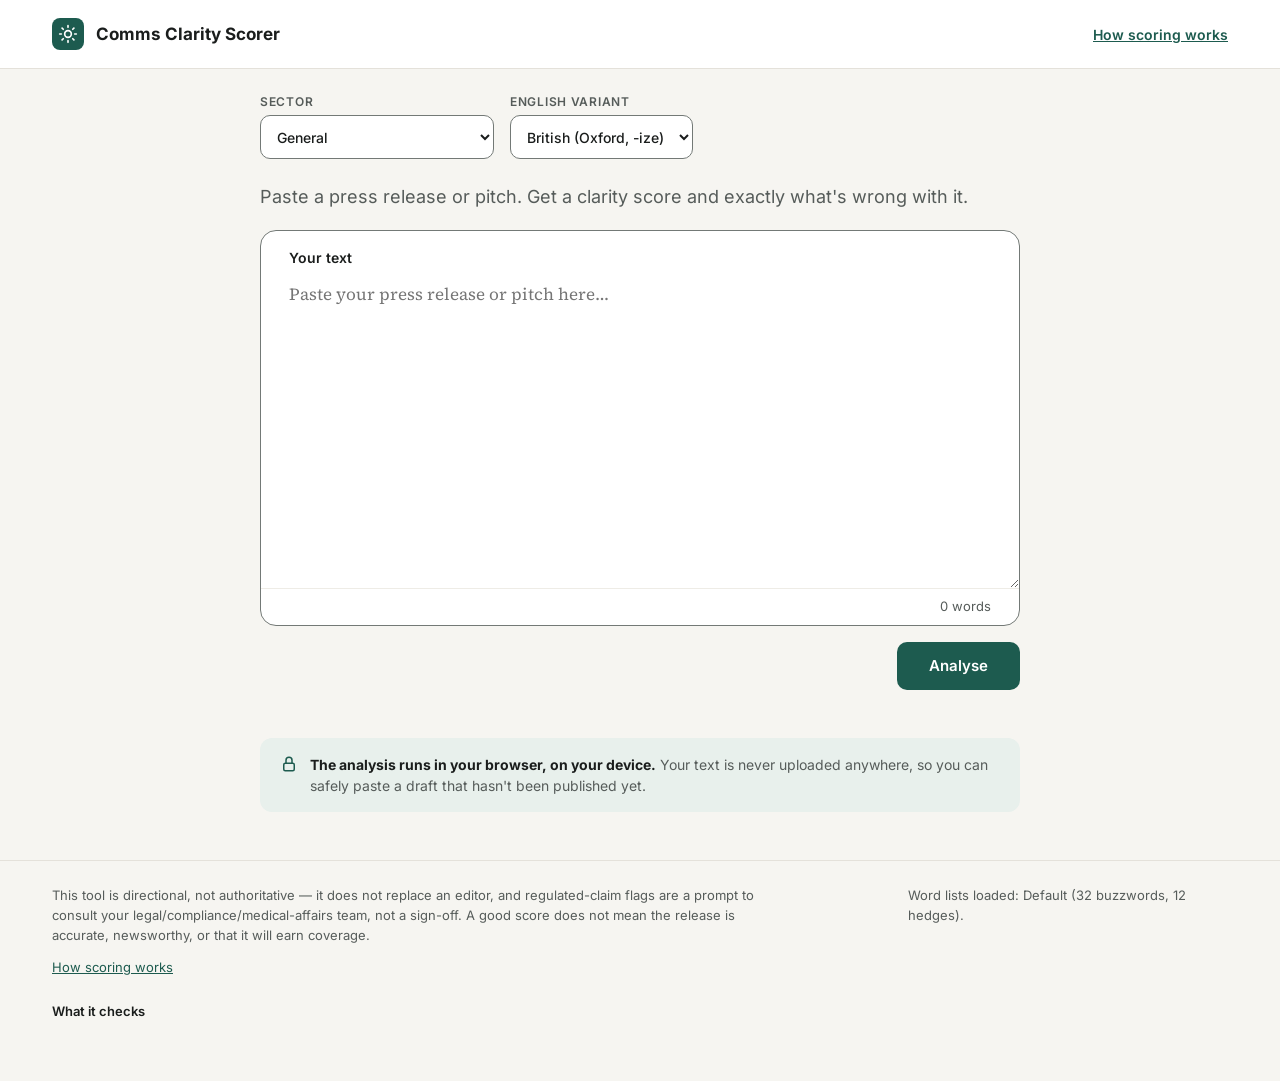
<file: index.html>
<!DOCTYPE html>
<html lang="en-GB">
<head>
<meta charset="UTF-8">
<meta name="viewport" content="width=device-width, initial-scale=1">
<title>Comms Clarity Scorer</title>
<link rel="preload" href="assets/fonts/inter-latin-400-normal.woff2" as="font" type="font/woff2" crossorigin>
<link rel="stylesheet" href="css/tokens.css">
<link rel="stylesheet" href="css/base.css">
<link rel="stylesheet" href="css/layout.css">
<link rel="stylesheet" href="css/forms.css">
<link rel="stylesheet" href="css/cards.css">
<link rel="stylesheet" href="css/view-controls.css">
<link rel="stylesheet" href="css/rewrites.css">
<link rel="stylesheet" href="css/highlights.css">
<link rel="stylesheet" href="css/export.css">
<link rel="stylesheet" href="css/motion.css">
<link rel="stylesheet" href="css/print.css" media="print">
</head>
<body>

<svg class="icon-sprite" aria-hidden="true" focusable="false">
  <defs>
    <symbol id="icon-copy" viewBox="0 0 24 24" fill="none" stroke="currentColor" stroke-width="2" stroke-linecap="round" stroke-linejoin="round">
      <rect x="9" y="9" width="13" height="13" rx="2" ry="2"></rect>
      <path d="M5 15H4a2 2 0 0 1-2-2V4a2 2 0 0 1 2-2h9a2 2 0 0 1 2 2v1"></path>
    </symbol>
    <symbol id="icon-mail" viewBox="0 0 24 24" fill="none" stroke="currentColor" stroke-width="2" stroke-linecap="round" stroke-linejoin="round">
      <rect x="2" y="4" width="20" height="16" rx="2"></rect>
      <path d="M2 6l10 7 10-7"></path>
    </symbol>
    <symbol id="icon-share" viewBox="0 0 24 24" fill="none" stroke="currentColor" stroke-width="2" stroke-linecap="round" stroke-linejoin="round">
      <circle cx="18" cy="5" r="3"></circle>
      <circle cx="6" cy="12" r="3"></circle>
      <circle cx="18" cy="19" r="3"></circle>
      <line x1="8.6" y1="13.5" x2="15.4" y2="17.5"></line>
      <line x1="15.4" y1="6.5" x2="8.6" y2="10.5"></line>
    </symbol>
    <symbol id="icon-chat" viewBox="0 0 24 24" fill="none" stroke="currentColor" stroke-width="2" stroke-linecap="round" stroke-linejoin="round">
      <path d="M21 12a8 8 0 0 1-11.6 7.1L4 20.5l1.4-4.9A8 8 0 1 1 21 12z"></path>
    </symbol>
    <symbol id="icon-sun" viewBox="0 0 24 24" fill="none" stroke="currentColor" stroke-width="2" stroke-linecap="round" stroke-linejoin="round">
      <circle cx="12" cy="12" r="4"></circle>
      <path d="M12 2v2M12 20v2M4.9 4.9l1.4 1.4M17.7 17.7l1.4 1.4M2 12h2M20 12h2M4.9 19.1l1.4-1.4M17.7 6.3l1.4-1.4"></path>
    </symbol>
    <symbol id="icon-arrow-left" viewBox="0 0 24 24" fill="none" stroke="currentColor" stroke-width="2" stroke-linecap="round" stroke-linejoin="round">
      <path d="M19 12H5M11 18l-6-6 6-6"></path>
    </symbol>
    <symbol id="icon-lock" viewBox="0 0 24 24" fill="none" stroke="currentColor" stroke-width="2" stroke-linecap="round" stroke-linejoin="round">
      <rect x="5" y="11" width="14" height="10" rx="2"></rect>
      <path d="M8 11V7a4 4 0 0 1 8 0v4"></path>
    </symbol>
    <symbol id="icon-check" viewBox="0 0 24 24" fill="none" stroke="currentColor" stroke-width="2" stroke-linecap="round" stroke-linejoin="round">
      <path d="M5 12.5l4.5 4.5L19 7.5"></path>
    </symbol>
    <symbol id="icon-download" viewBox="0 0 24 24" fill="none" stroke="currentColor" stroke-width="2" stroke-linecap="round" stroke-linejoin="round">
      <path d="M12 4v11M7 10.5l5 5 5-5M5 20h14"></path>
    </symbol>
    <symbol id="icon-chevron-down" viewBox="0 0 24 24" fill="none" stroke="currentColor" stroke-width="2" stroke-linecap="round" stroke-linejoin="round">
      <path d="M6 9l6 6 6-6"></path>
    </symbol>
    <symbol id="icon-printer" viewBox="0 0 24 24" fill="none" stroke="currentColor" stroke-width="2" stroke-linecap="round" stroke-linejoin="round">
      <path d="M7 9V3h10v6"></path>
      <rect x="3" y="9" width="18" height="8" rx="2"></rect>
      <path d="M7 14h10v7H7z"></path>
    </symbol>
    <symbol id="icon-chevron-right" viewBox="0 0 24 24" fill="none" stroke="currentColor" stroke-width="2" stroke-linecap="round" stroke-linejoin="round">
      <path d="M9 6l6 6-6 6"></path>
    </symbol>
  </defs>
</svg>

<header class="site-header">
  <div class="container site-header-inner">
    <div class="brand">
      <span class="brand-logo" aria-hidden="true"><svg class="brand-icon" focusable="false"><use href="#icon-sun"></use></svg></span>
      <h1 class="brand-name">Comms Clarity Scorer</h1>
    </div>
    <a class="header-link" href="docs.html?doc=scoring">How scoring works</a>
  </div>
</header>

<div id="results-announcer" role="status" aria-live="polite" class="visually-hidden"></div>
<div id="copy-announcer" role="status" aria-live="polite" class="visually-hidden"></div>

<main id="main" class="container page">

  <div class="print-heading">
    <p class="eyebrow">Comms Clarity Scorer · Report</p>
    <h1 id="print-title" class="print-title"></h1>
    <p id="print-meta" class="print-meta"></p>
  </div>

  <div class="toolbar">
    <div class="toolbar-field">
      <label for="sector-select">Sector</label>
      <select id="sector-select">
        <option value="general">General</option>
        <option value="healthcare">Healthcare</option>
        <option value="greenwashing">Environmental claims</option>
        <option value="ai">AI</option>
        <option value="forward-looking">Forward-looking statements</option>
      </select>
    </div>
    <div class="toolbar-field">
      <label for="variant-select">English variant</label>
      <select id="variant-select">
        <option value="british-oxford">British (Oxford, -ize)</option>
        <option value="british">British (-ise)</option>
        <option value="american">American</option>
      </select>
    </div>
    <div class="toolbar-field toolbar-levels">
      <span class="toolbar-label" id="view-level-label">Detail level</span>
      <div class="segmented" role="group" aria-labelledby="view-level-label">
        <button type="button" class="segment" data-level="glance" aria-pressed="false" aria-describedby="view-level-desc">Glance</button>
        <button type="button" class="segment" data-level="working" aria-pressed="false" aria-describedby="view-level-desc">Working</button>
        <button type="button" class="segment" data-level="full" aria-pressed="false" aria-describedby="view-level-desc">Full</button>
      </div>
      <p id="view-level-desc" class="view-level-desc"></p>
    </div>
    <div class="toolbar-spacer"></div>
    <div class="toolbar-results">
      <div class="export-wrap">
        <button id="export-btn" type="button" class="secondary export-btn" aria-haspopup="menu" aria-expanded="false" aria-controls="export-menu">
          <svg class="btn-icon export-icon" aria-hidden="true" focusable="false"><use href="#icon-download"></use></svg>
          <span class="btn-label" id="export-btn-label">Export</span>
          <svg class="btn-icon export-chevron" aria-hidden="true" focusable="false"><use href="#icon-chevron-down"></use></svg>
        </button>
        <div id="export-menu" class="export-menu" role="menu" aria-labelledby="export-btn" hidden>
          <button id="export-email-btn" type="button" class="menu-item" role="menuitem" tabindex="-1">
            <svg class="menu-icon" aria-hidden="true" focusable="false"><use href="#icon-mail"></use></svg>
            <span class="menu-text"><span class="menu-label">Copy for email</span><span class="menu-desc">Rich text: grade, headline and top five fixes</span></span>
          </button>
          <button id="export-slack-btn" type="button" class="menu-item" role="menuitem" tabindex="-1">
            <svg class="menu-icon" aria-hidden="true" focusable="false"><use href="#icon-chat"></use></svg>
            <span class="menu-text"><span class="menu-label">Copy for Slack</span><span class="menu-desc">Plain text, same structure</span></span>
          </button>
          <button id="copy-report-btn" type="button" class="menu-item" role="menuitem" tabindex="-1">
            <svg class="menu-icon" aria-hidden="true" focusable="false"><use href="#icon-copy"></use></svg>
            <span class="menu-text"><span class="menu-label">Copy full report</span><span class="menu-desc">Plain text, everything in the report</span></span>
          </button>
          <div class="menu-divider" role="separator"></div>
          <button id="print-btn" type="button" class="menu-item" role="menuitem" tabindex="-1">
            <svg class="menu-icon" aria-hidden="true" focusable="false"><use href="#icon-printer"></use></svg>
            <span class="menu-text"><span class="menu-label">Print or save as PDF</span><span class="menu-desc">Full report, legible in greyscale</span></span>
          </button>
        </div>
      </div>
      <button id="score-new-btn" type="button" class="primary">Score new text</button>
    </div>
  </div>

  <section id="input-section" class="input-state">
    <p class="intro">Paste a press release or pitch. Get a clarity score and exactly what's wrong with it.</p>
    <div class="textbox-card">
      <label for="input-text" class="textbox-label">Your text</label>
      <textarea id="input-text" spellcheck="false" aria-describedby="empty-message" placeholder="Paste your press release or pitch here…"></textarea>
      <p class="textbox-footer" id="word-count" aria-hidden="true">0 words</p>
    </div>
    <p id="empty-message" class="empty-message" role="status" aria-live="polite"></p>
    <div class="actions-row">
      <button id="analyze-btn" type="button" class="primary primary-large">Analyse</button>
    </div>
  </section>

  <section id="forecast" class="forecast-card" aria-labelledby="overall-grade-heading" tabindex="-1">
    <div class="forecast-regions">
      <div class="forecast-left">
        <p id="overall-grade-sr" class="visually-hidden"></p>
        <span id="overall-grade-icon" class="weather-icon" aria-hidden="true"></span>
        <div id="overall-grade" class="forecast-grade" aria-hidden="true"><span id="overall-grade-text" class="grade-letter">&mdash;</span> <span id="overall-grade-score" class="grade-score"></span></div>
        <p id="overall-grade-label" class="grade-condition" aria-hidden="true"></p>
      </div>
      <div class="forecast-middle">
        <h2 id="overall-grade-heading" class="eyebrow">Your forecast</h2>
        <p id="headline-metric" class="headline-metric"></p>
        <p id="overall-verdict" class="forecast-summary"></p>
      </div>
      <div class="forecast-right">
        <button id="share-score-btn" type="button" class="secondary" aria-expanded="false" aria-controls="share-score-options">
          <svg class="btn-icon" aria-hidden="true" focusable="false"><use href="#icon-share"></use></svg>
          <span class="btn-label">Share score</span>
        </button>
      </div>
    </div>
    <div id="share-score-options" class="share-panel" role="region" aria-labelledby="share-panel-heading" tabindex="-1" hidden>
      <h3 id="share-panel-heading" class="eyebrow">What gets shared</h3>
      <p id="share-preview" class="share-preview"></p>
      <p class="share-note"><svg class="share-note-icon" aria-hidden="true" focusable="false"><use href="#icon-lock"></use></svg>Only the grade and headline. Never your text.</p>
      <div class="share-actions">
        <a id="share-whatsapp-link" class="secondary-link" href="https://wa.me/" target="_blank" rel="noopener noreferrer" aria-label="Share to WhatsApp (opens in a new tab)">
          <span class="btn-label">Share to WhatsApp</span>
        </a>
        <button id="share-slack-btn" type="button" class="secondary">
          <span class="btn-label">Share to Slack</span>
        </button>
      </div>
    </div>
  </section>

  <p class="privacy-note"><svg class="privacy-icon" aria-hidden="true" focusable="false"><use href="#icon-lock"></use></svg><span><strong>The analysis runs in your browser, on your device.</strong> Your text is never uploaded anywhere, so you can safely paste a draft that hasn't been published yet.</span></p>

  <div id="results-panel" class="results-state" hidden>


    <div class="results-columns">
      <section id="annotated-text-section" class="document-card" aria-labelledby="annotated-heading" hidden>
        <div class="document-header">
          <h2 id="annotated-heading" class="eyebrow">Your text, annotated · <span id="annotated-word-count">0</span> words</h2>
          <button id="edit-text-btn" type="button" class="text-button">
            <svg class="btn-icon" aria-hidden="true" focusable="false"><use href="#icon-arrow-left"></use></svg>
            <span>Edit text</span>
          </button>
        </div>
        <div class="chips" role="group" aria-label="Show or hide highlight types">
          <button type="button" class="chip" data-family="strong" aria-pressed="true"><span class="chip-sample fam-strong" aria-hidden="true">Aa</span> <span class="chip-name">Strong detail</span> <span class="chip-count" id="count-strong">0</span></button>
          <button type="button" class="chip" data-family="word" aria-pressed="true"><span class="chip-sample fam-word" aria-hidden="true">Aa</span> <span class="chip-name">Word choice</span> <span class="chip-count" id="count-word">0</span></button>
          <button type="button" class="chip" data-family="claim" aria-pressed="true"><span class="chip-sample fam-claim" aria-hidden="true">Aa</span> <span class="chip-name">Claims</span> <span class="chip-count" id="count-claim">0</span></button>
          <button type="button" class="chip" data-family="struct" aria-pressed="true"><span class="chip-sample fam-struct" aria-hidden="true">Aa</span> <span class="chip-name">Structure</span> <span class="chip-count" id="count-struct">0</span></button>
        </div>
        <p class="print-legend">Strong detail (double) · Word choice (dotted) · Claims (wavy) · Structure (dashed)</p>
        <p class="tap-hint">Tap a highlight for the explanation. Faded text is boilerplate (an "About", "Notes to editors"/references, or contact block) — excluded from your score and graded separately below.</p>
        <div id="annotated-output"></div>
      </section>

      <div class="side-column">
        <section id="worst-offenders" class="fixes-section">
          <h2>Top five fixes <span class="heading-count" id="fix-count"></span></h2>
          <p class="section-intro">The worst specific sentences, ranked worst to least-bad, with a suggested rewrite where the tool has one.</p>
          <ol id="worst-offenders-list"></ol>
        </section>

        <section id="whats-working" class="side-card" aria-labelledby="whats-working-heading" hidden>
          <h2 id="whats-working-heading">What's working</h2>
          <ul id="whats-working-list" class="working-list"></ul>
        </section>

        <section id="boilerplate-note" class="side-card" aria-labelledby="boilerplate-heading" hidden>
          <h2 id="boilerplate-heading">Boilerplate</h2>
          <p class="boilerplate-figures"><span id="boilerplate-counts"></span> · <span class="not-in-score">not in main score</span></p>
          <ul id="boilerplate-buzzwords" class="boilerplate-buzzwords"></ul>
        </section>
      </div>
    </div>

    <section id="sub-scores">
      <h2>Checks</h2>
      <div class="checks-grid">
        <details class="card" id="card-concreteness">
          <summary><h3 class="summary-title">Concreteness</h3><span class="summary-score" id="score-concreteness">&mdash;</span><span class="summary-findings" id="findings-concreteness"></span><svg class="summary-chevron" aria-hidden="true" focusable="false"><use href="#icon-chevron-right"></use></svg></summary>
          <div class="card-body" id="body-concreteness"></div>
        </details>

        <details class="card" id="card-strengths">
          <summary><h3 class="summary-title">Strengths</h3><span class="summary-score" id="score-strengths">&mdash;</span><span class="summary-findings" id="findings-strengths"></span><svg class="summary-chevron" aria-hidden="true" focusable="false"><use href="#icon-chevron-right"></use></svg></summary>
          <div class="card-body" id="body-strengths"></div>
        </details>

        <details class="card" id="card-empty-quote">
          <summary><h3 class="summary-title">Empty quote detector</h3><span class="summary-score" id="score-empty-quote">&mdash;</span><span class="summary-findings" id="findings-empty-quote"></span><svg class="summary-chevron" aria-hidden="true" focusable="false"><use href="#icon-chevron-right"></use></svg></summary>
          <div class="card-body" id="body-empty-quote"></div>
        </details>

        <details class="card" id="card-buzzword">
          <summary><h3 class="summary-title">Buzzword density</h3><span class="summary-score" id="score-buzzword">&mdash;</span><span class="summary-findings" id="findings-buzzword"></span><svg class="summary-chevron" aria-hidden="true" focusable="false"><use href="#icon-chevron-right"></use></svg></summary>
          <div class="card-body" id="body-buzzword"></div>
        </details>

        <details class="card" id="card-sentence-length">
          <summary><h3 class="summary-title">Sentence length</h3><span class="summary-score" id="score-sentence-length">&mdash;</span><span class="summary-findings" id="findings-sentence-length"></span><svg class="summary-chevron" aria-hidden="true" focusable="false"><use href="#icon-chevron-right"></use></svg></summary>
          <div class="card-body" id="body-sentence-length"></div>
        </details>

        <details class="card" id="card-readability">
          <summary><h3 class="summary-title">Readability</h3><span class="summary-score" id="score-readability">&mdash;</span><span class="summary-findings" id="findings-readability"></span><svg class="summary-chevron" aria-hidden="true" focusable="false"><use href="#icon-chevron-right"></use></svg></summary>
          <div class="card-body" id="body-readability"></div>
        </details>

        <details class="card" id="card-passive">
          <summary><h3 class="summary-title">Passive voice</h3><span class="summary-score" id="score-passive">&mdash;</span><span class="summary-findings" id="findings-passive"></span><svg class="summary-chevron" aria-hidden="true" focusable="false"><use href="#icon-chevron-right"></use></svg></summary>
          <div class="card-body" id="body-passive"></div>
        </details>

        <details class="card" id="card-hedging">
          <summary><h3 class="summary-title">Hedging &amp; weasel words</h3><span class="summary-score" id="score-hedging">&mdash;</span><span class="summary-findings" id="findings-hedging"></span><svg class="summary-chevron" aria-hidden="true" focusable="false"><use href="#icon-chevron-right"></use></svg></summary>
          <div class="card-body" id="body-hedging"></div>
        </details>

        <details class="card" id="card-superlatives">
          <summary><h3 class="summary-title">Superlatives &amp; absolute claims</h3><span class="summary-score" id="score-superlatives">&mdash;</span><span class="summary-findings" id="findings-superlatives"></span><svg class="summary-chevron" aria-hidden="true" focusable="false"><use href="#icon-chevron-right"></use></svg></summary>
          <div class="card-body" id="body-superlatives"></div>
        </details>

        <details class="card" id="card-nominalisation">
          <summary><h3 class="summary-title">Nominalisation</h3><span class="summary-score" id="score-nominalisation">&mdash;</span><span class="summary-findings" id="findings-nominalisation"></span><svg class="summary-chevron" aria-hidden="true" focusable="false"><use href="#icon-chevron-right"></use></svg></summary>
          <div class="card-body" id="body-nominalisation"></div>
        </details>

        <details class="card" id="card-self-reference">
          <summary><h3 class="summary-title">Self-reference</h3><span class="summary-score" id="score-self-reference">&mdash;</span><span class="summary-findings" id="findings-self-reference"></span><svg class="summary-chevron" aria-hidden="true" focusable="false"><use href="#icon-chevron-right"></use></svg></summary>
          <div class="card-body" id="body-self-reference"></div>
        </details>

        <details class="card" id="card-acronym">
          <summary><h3 class="summary-title">Acronym load</h3><span class="summary-score" id="score-acronym">&mdash;</span><span class="summary-findings" id="findings-acronym"></span><svg class="summary-chevron" aria-hidden="true" focusable="false"><use href="#icon-chevron-right"></use></svg></summary>
          <div class="card-body" id="body-acronym"></div>
        </details>

        <details class="card" id="card-inverted-pyramid">
          <summary><h3 class="summary-title">Inverted pyramid</h3><span class="summary-score" id="score-inverted-pyramid">&mdash;</span><span class="summary-findings" id="findings-inverted-pyramid"></span><svg class="summary-chevron" aria-hidden="true" focusable="false"><use href="#icon-chevron-right"></use></svg></summary>
          <div class="card-body" id="body-inverted-pyramid"></div>
        </details>

        <details class="card" id="card-consistency">
          <summary><h3 class="summary-title">Consistency &amp; typos</h3><span class="summary-score" id="score-consistency">&mdash;</span><span class="summary-findings" id="findings-consistency"></span><svg class="summary-chevron" aria-hidden="true" focusable="false"><use href="#icon-chevron-right"></use></svg></summary>
          <div class="card-body" id="body-consistency"></div>
        </details>

        <details class="card" id="card-english-variant">
          <summary><h3 class="summary-title">English variant</h3><span class="summary-score" id="score-english-variant">&mdash;</span><span class="summary-findings" id="findings-english-variant"></span><svg class="summary-chevron" aria-hidden="true" focusable="false"><use href="#icon-chevron-right"></use></svg></summary>
          <div class="card-body" id="body-english-variant"></div>
        </details>

        <details class="card" id="card-regulated-claims">
          <summary><h3 class="summary-title">Regulated claims</h3><span class="summary-score" id="score-regulated-claims">&mdash;</span><span class="summary-findings" id="findings-regulated-claims"></span><svg class="summary-chevron" aria-hidden="true" focusable="false"><use href="#icon-chevron-right"></use></svg></summary>
          <div class="card-body" id="body-regulated-claims"></div>
        </details>
      </div>
    </section>

    <section id="rewrite-suggestions" class="rewrites-section">
      <details class="card rewrites-details">
        <summary><h2 class="summary-title">Rewrite suggestions</h2><span class="summary-score" id="rewrite-count"></span><svg class="summary-chevron" aria-hidden="true" focusable="false"><use href="#icon-chevron-right"></use></svg></summary>
        <div class="card-body">
          <p class="section-intro">"Suggested rewrite" is an automatic fix — check the grammar before using it. "Worth asking yourself" is a question the tool can't answer for you.</p>
          <ol id="rewrite-suggestions-list"></ol>
        </div>
      </details>
    </section>
  </div>

</main>

<footer class="site-footer">
  <div class="container footer-inner">
    <p class="print-footer">Scored with Comms Clarity Scorer — <span id="print-url"></span><br>Runs in your browser. Nothing is uploaded.</p>
    <div class="footer-main">
      <p>This tool is directional, not authoritative — it does not replace an editor, and regulated-claim flags are a prompt to consult your legal/compliance/medical-affairs team, not a sign-off. A good score does not mean the release is accurate, newsworthy, or that it will earn coverage.</p>
      <p><a href="docs.html?doc=scoring">How scoring works</a></p>
      <details class="what-it-checks">
        <summary>What it checks</summary>
        <p>Checks: concreteness, strengths, empty-quote detection, buzzword density, sentence length, readability, passive voice, hedging, superlatives &amp; absolute claims, nominalisation, self-reference, acronym load, inverted pyramid structure, consistency &amp; typos, English variant, and regulated claims (off by default, and never counted towards the overall grade). See <a href="docs.html?doc=scoring" aria-label="SCORING.md methodology document">SCORING.md</a> for exactly how each is calculated, including known limitations.</p>
      </details>
    </div>
    <p id="config-status" class="config-status">Loading word lists…</p>
  </div>
</footer>

<script src="js/dom.js"></script>
<script src="js/config.js"></script>
<script src="js/text-utils.js"></script>
<script src="js/grading.js"></script>
<script src="js/matchers.js"></script>
<script src="js/structure.js"></script>
<script src="js/consistency.js"></script>
<script src="js/analyze.js"></script>
<script src="js/render.js"></script>
<script src="js/export.js"></script>
<script src="js/events.js"></script>
</body>
</html>
</file>
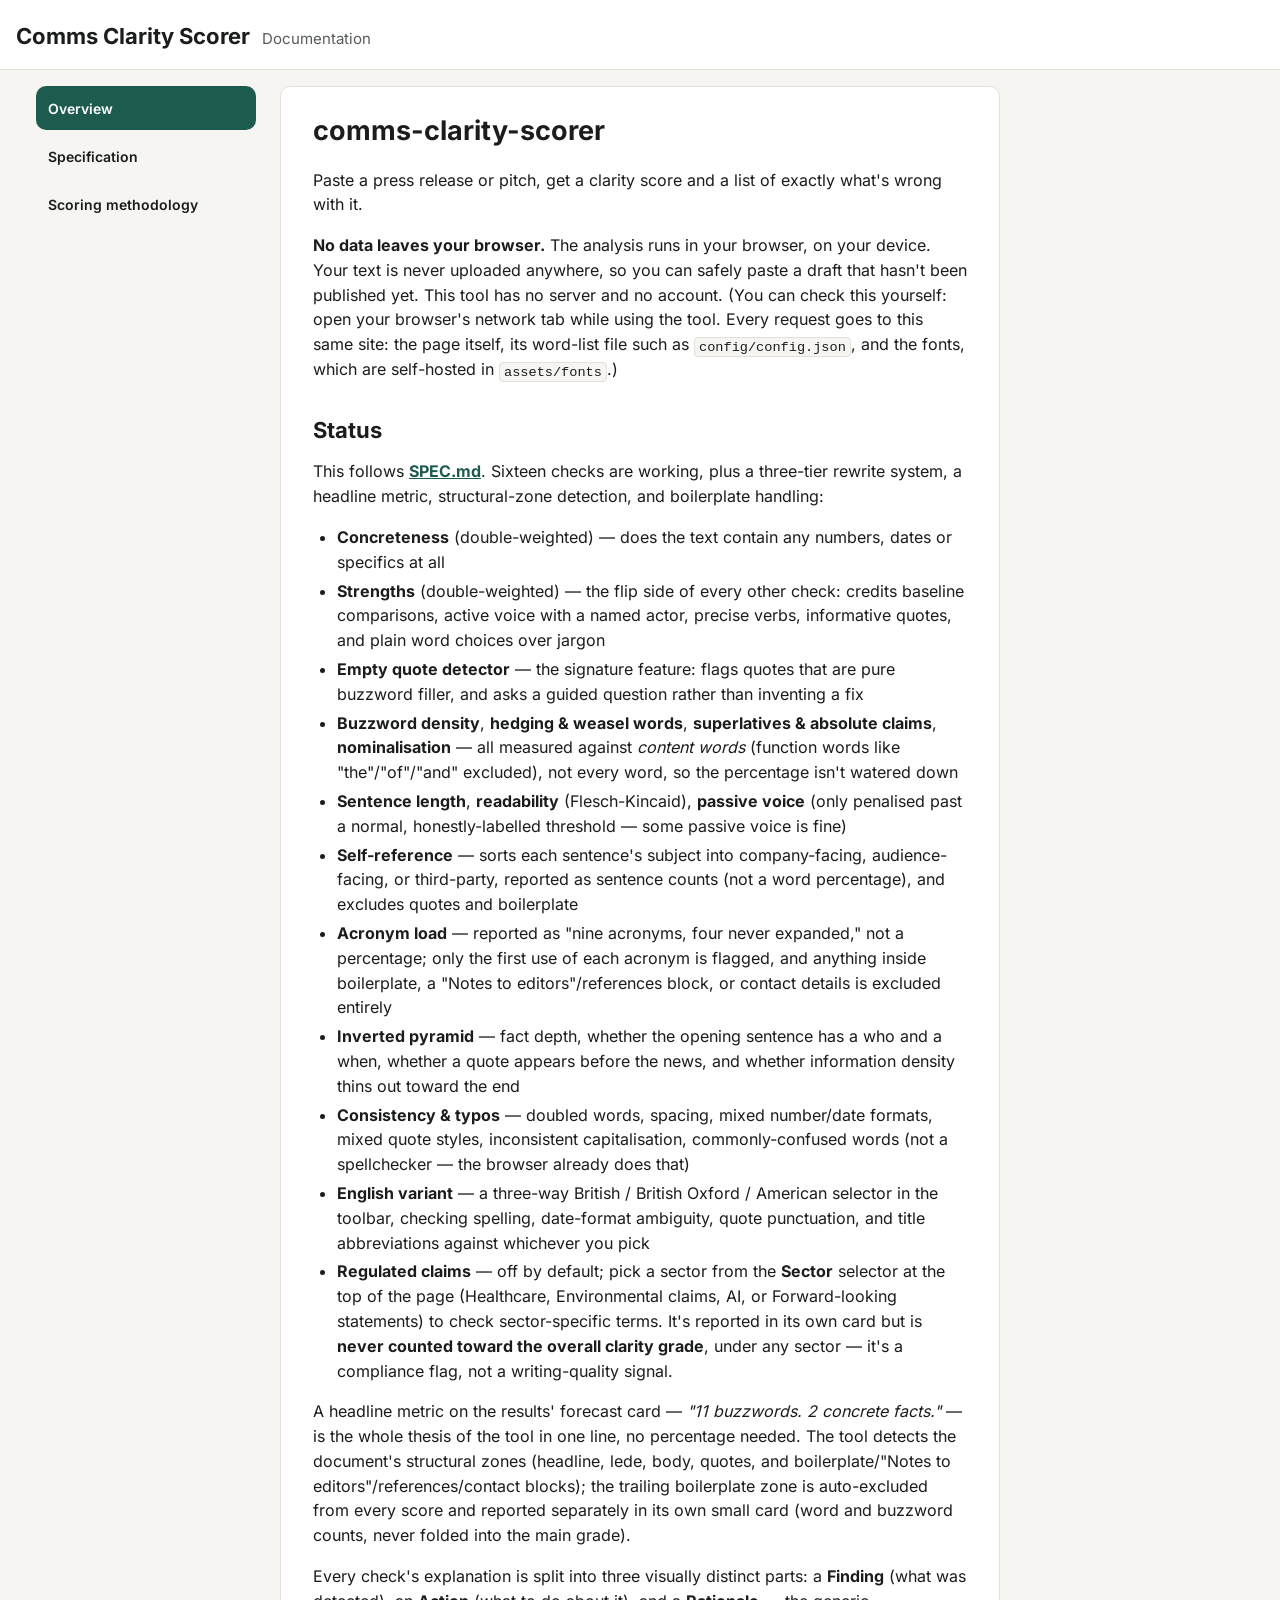
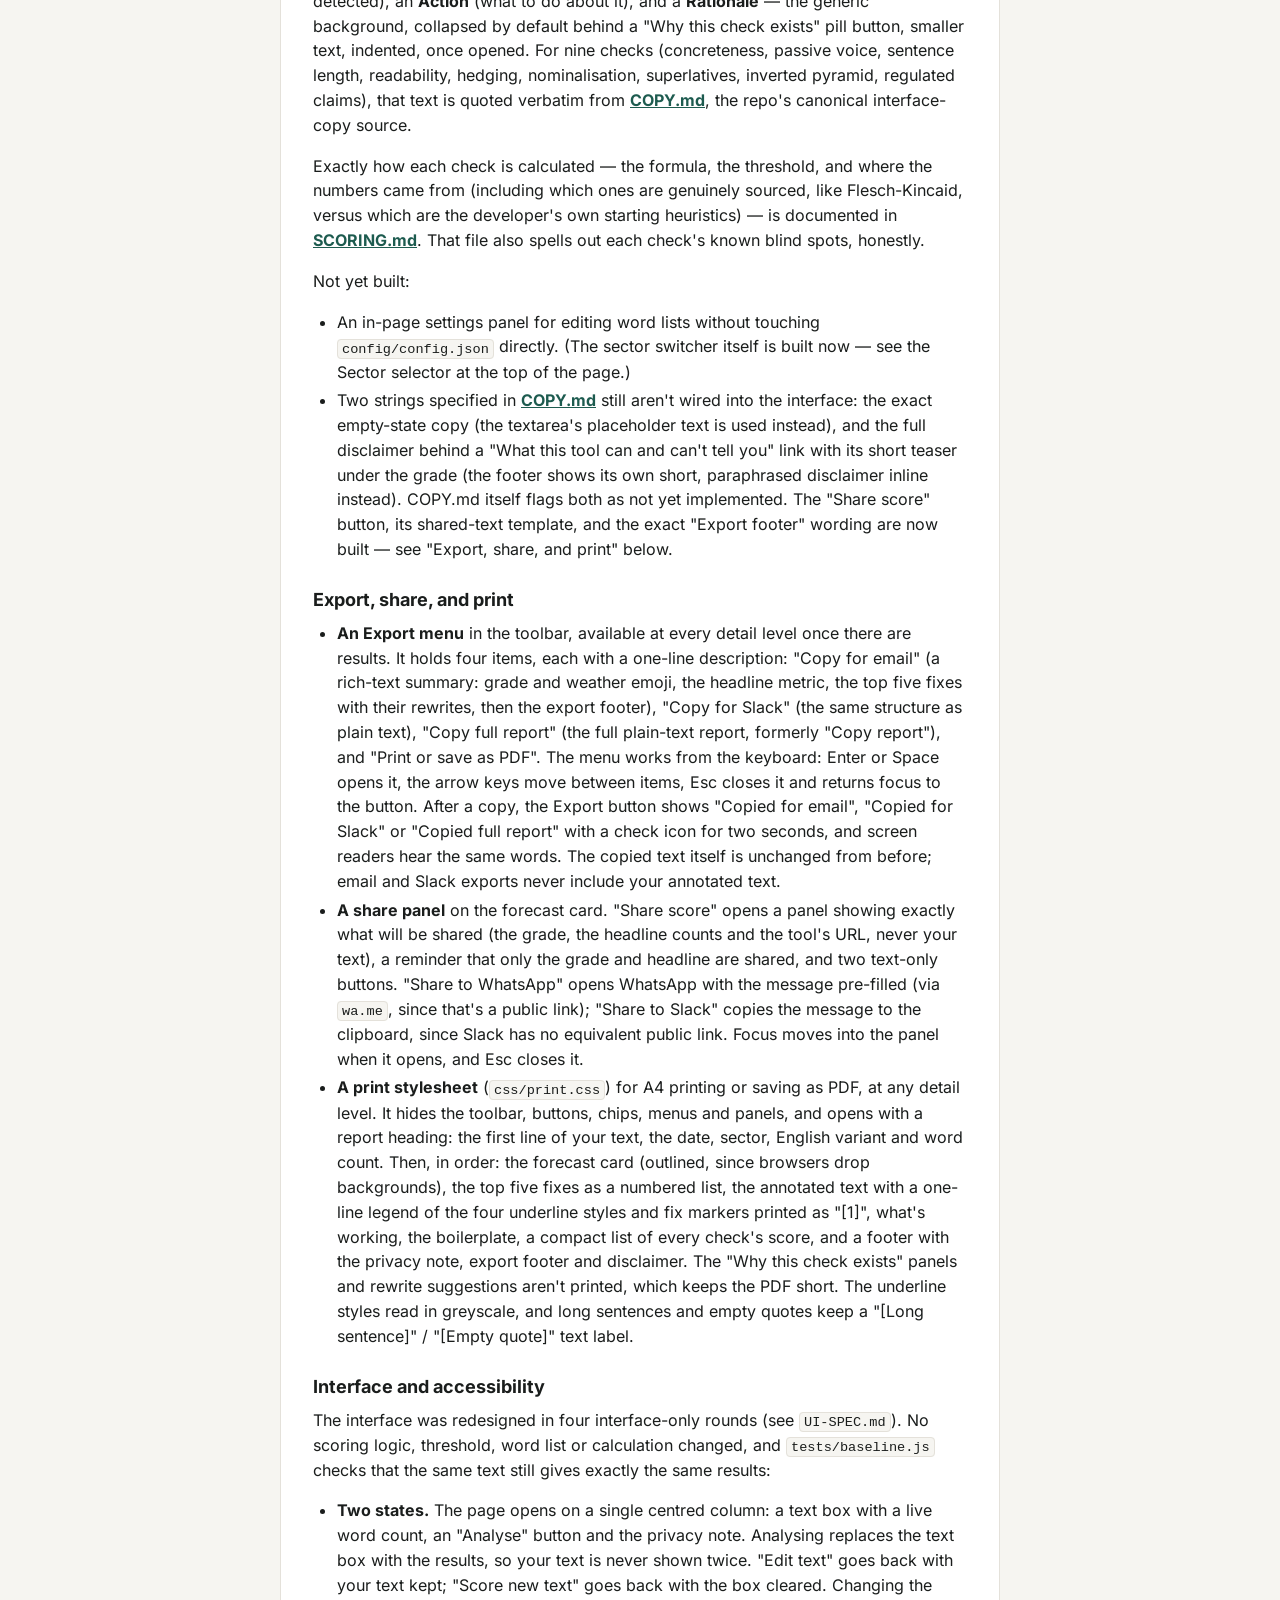
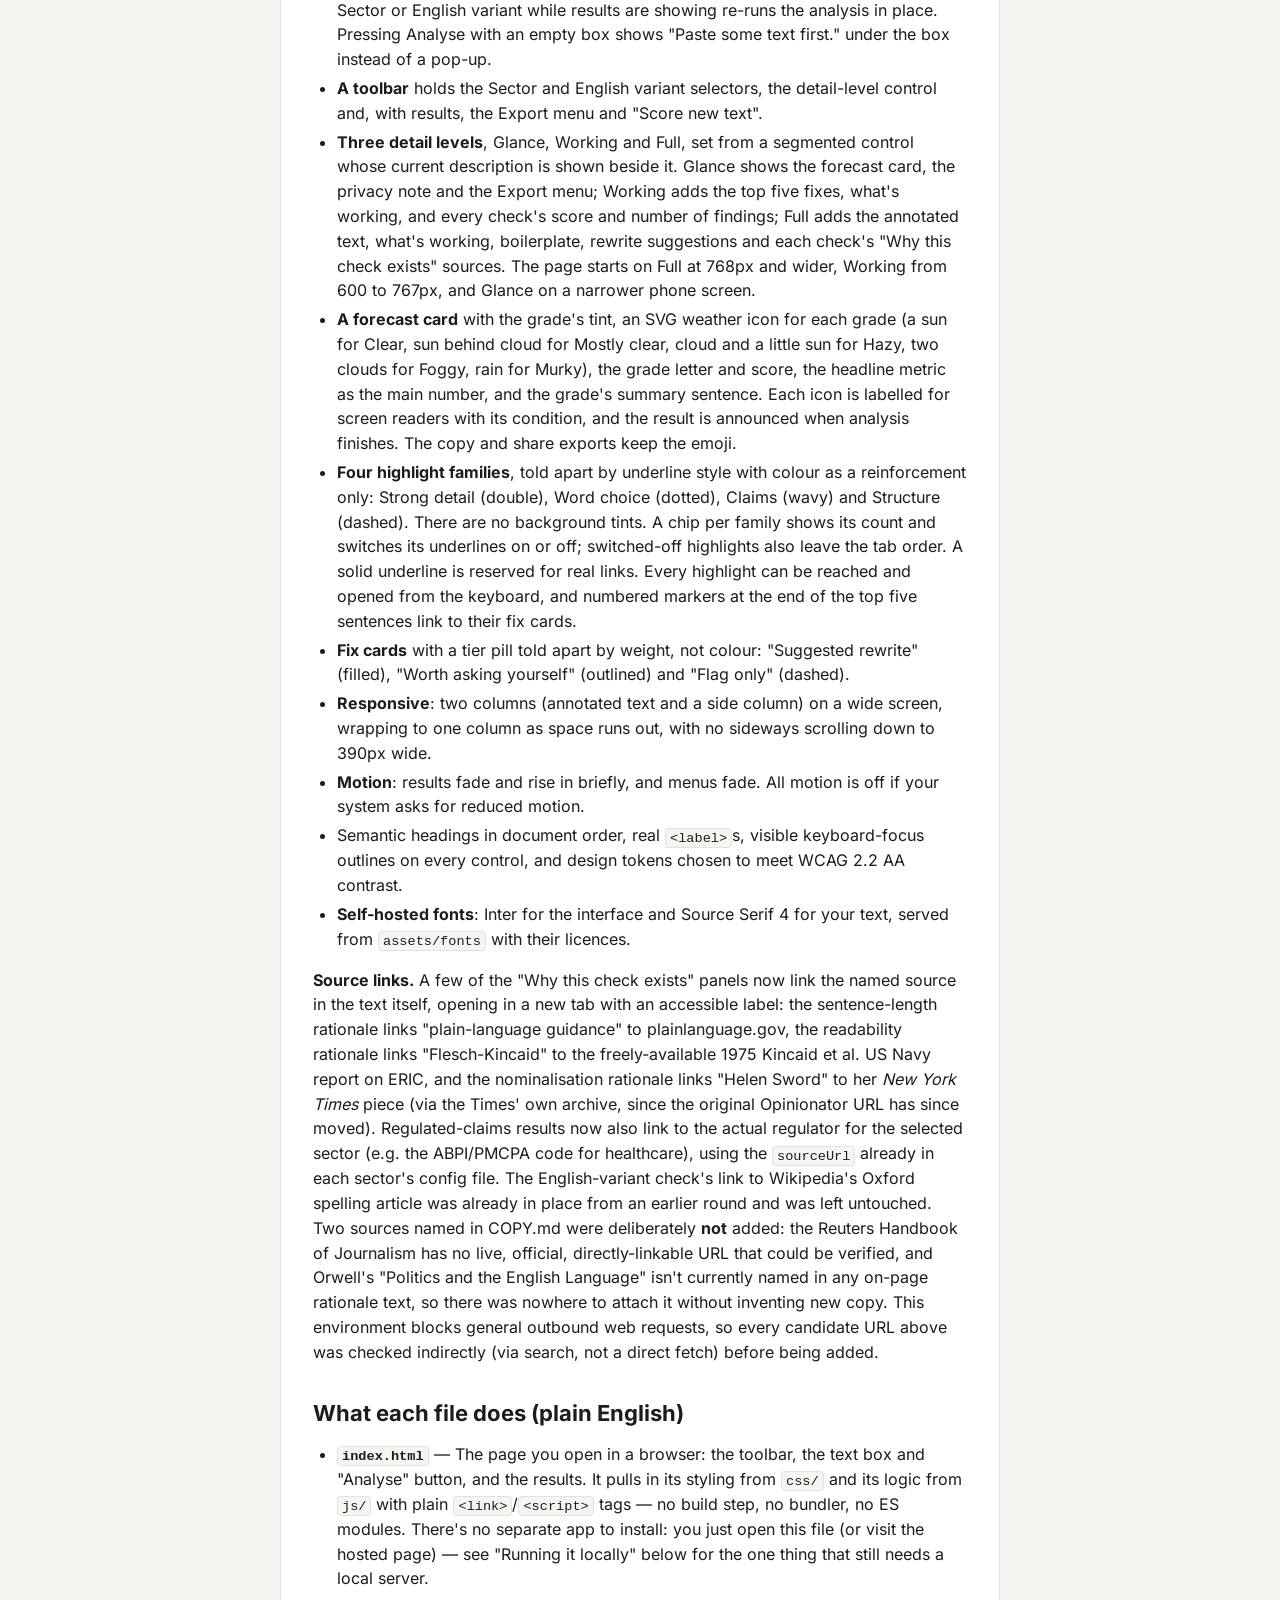
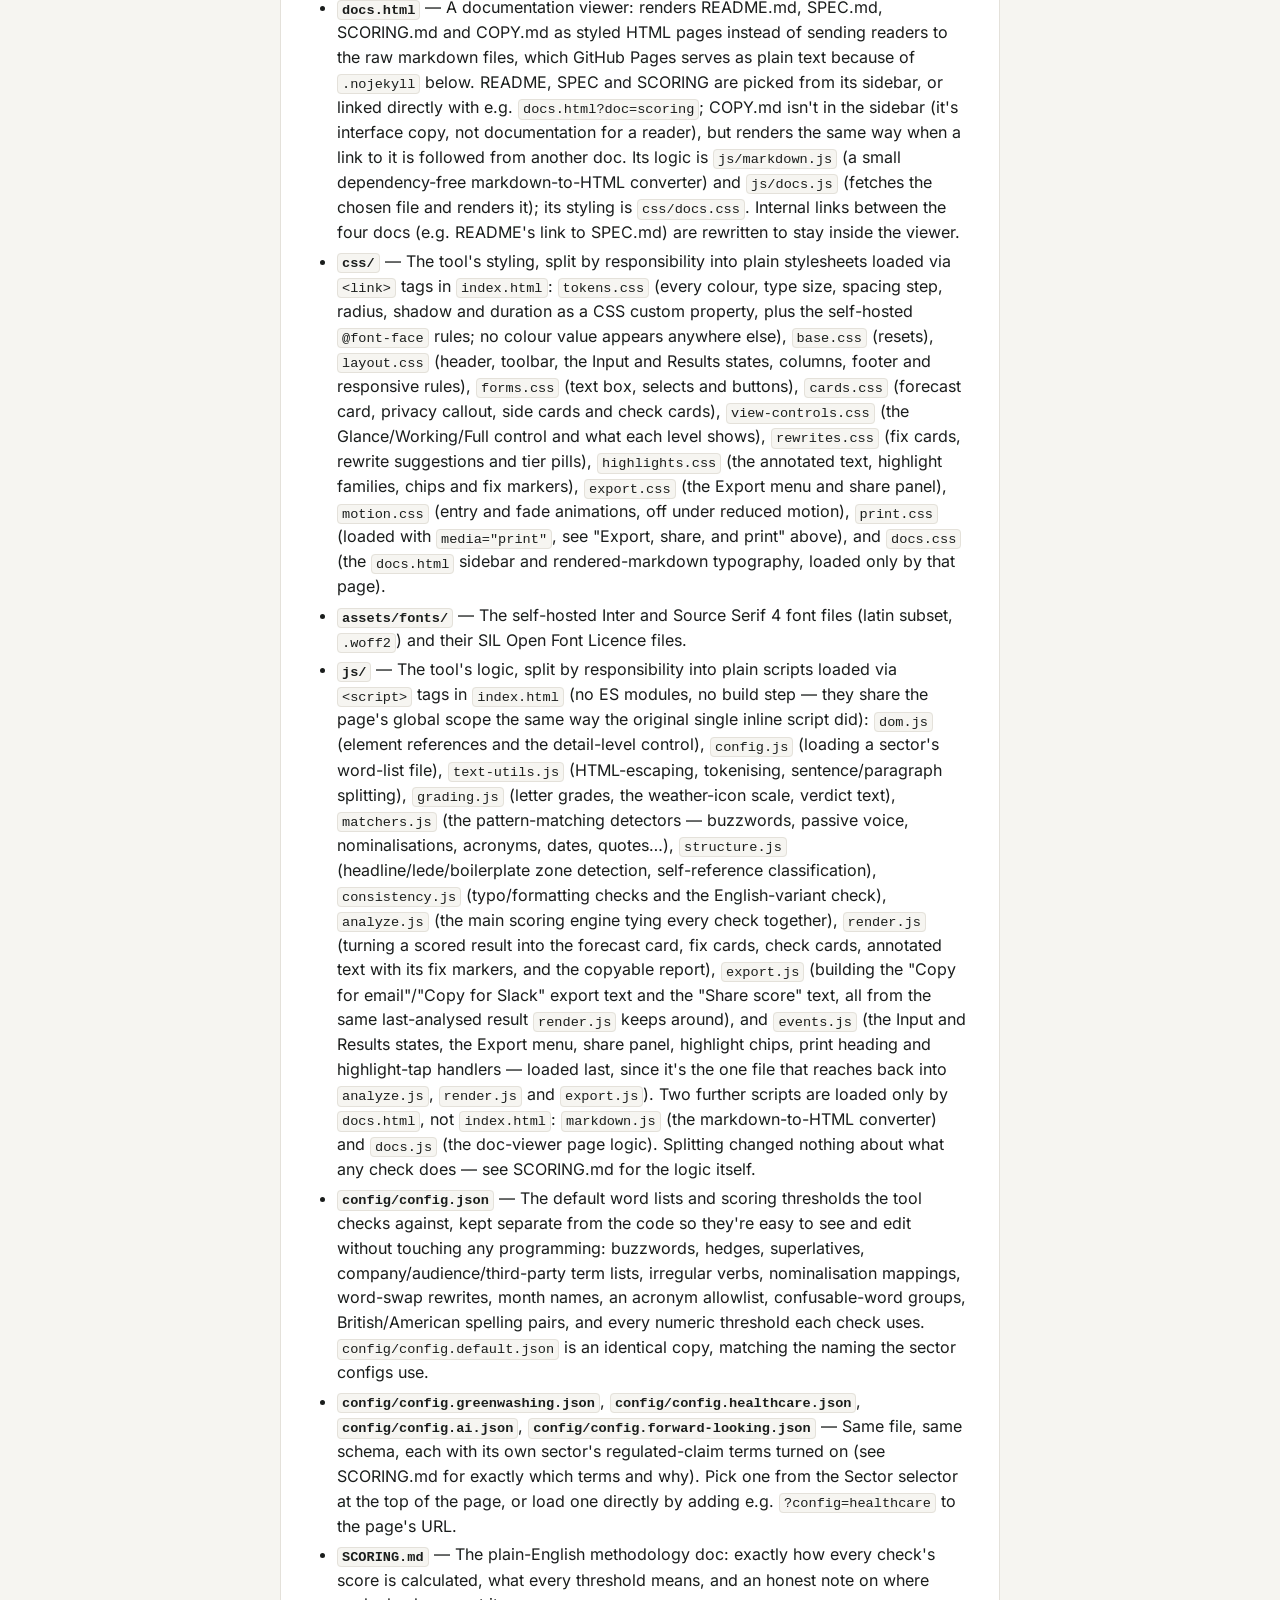
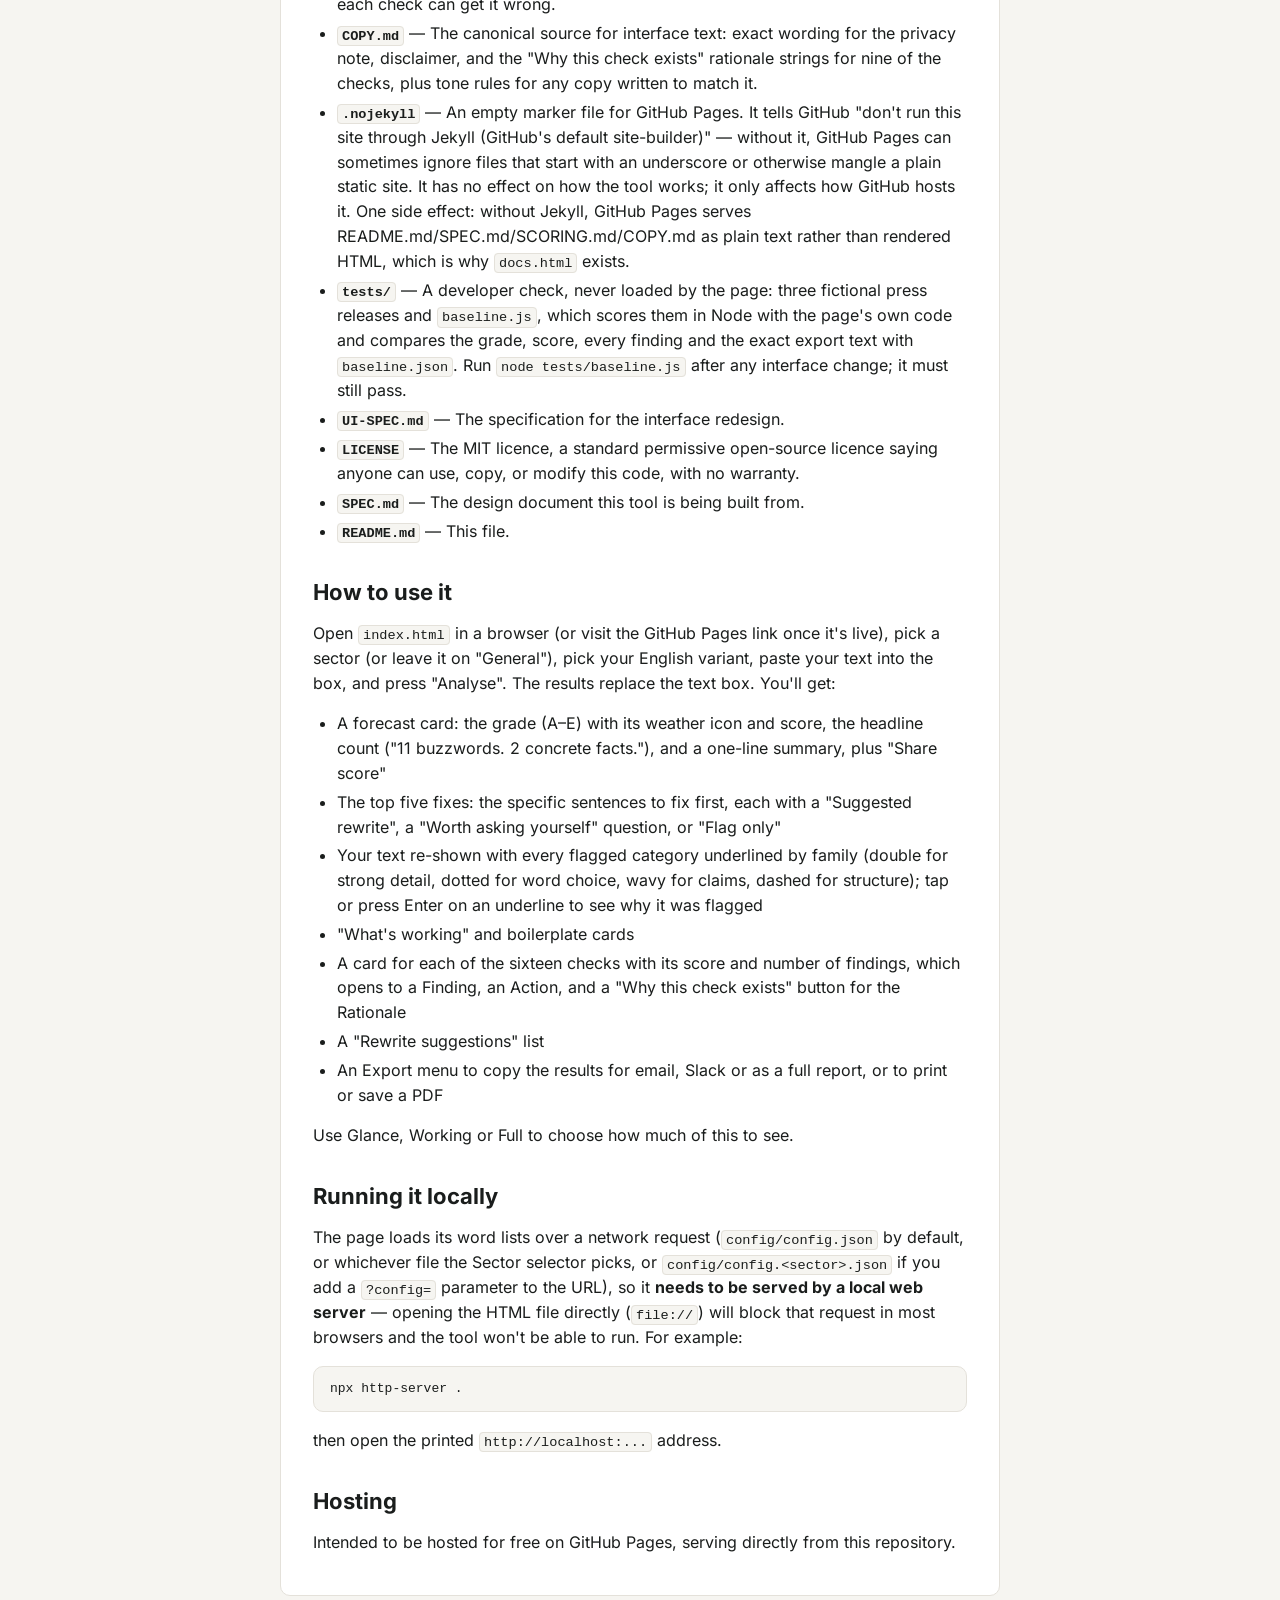
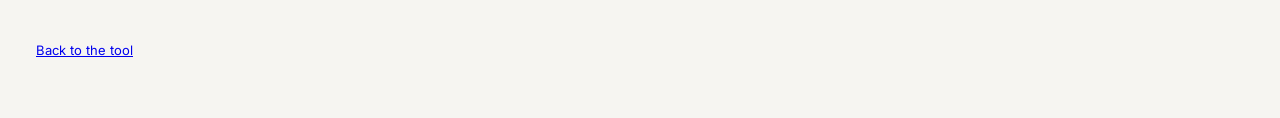
<file: docs.html>
<!DOCTYPE html>
<html lang="en-GB">
<head>
<meta charset="UTF-8">
<meta name="viewport" content="width=device-width, initial-scale=1">
<title>Documentation – Comms Clarity Scorer</title>
<link rel="preload" href="assets/fonts/inter-latin-400-normal.woff2" as="font" type="font/woff2" crossorigin>
<link rel="stylesheet" href="css/tokens.css">
<link rel="stylesheet" href="css/base.css">
<link rel="stylesheet" href="css/layout.css">
<link rel="stylesheet" href="css/docs.css">
</head>
<body>

<header class="docs-header">
  <a href="index.html" class="docs-brand">Comms Clarity Scorer</a>
  <p>Documentation</p>
</header>

<div class="docs-layout">
  <nav class="docs-nav" aria-label="Documentation">
    <ul id="docs-nav-list"></ul>
  </nav>
  <main class="docs-main">
    <p id="docs-status" role="status" aria-live="polite" class="visually-hidden"></p>
    <article id="doc-content" class="doc-content"></article>
  </main>
</div>

<footer>
  <p><a href="index.html">Back to the tool</a></p>
</footer>

<script src="js/markdown.js"></script>
<script src="js/docs.js"></script>
</body>
</html>
</file>
<file: css/tokens.css>
/* Design tokens (UI-SPEC §1).
   This is the only place in the project where colour values are written.
   Everything else uses var(--token). Sizes are in rem so they follow the
   reader's own browser text size; at the default 16px, 1rem = 16px. */

/* Self-hosted fonts: latin subset only, from the @fontsource npm packages.
   Licences sit beside the files in assets/fonts. */
@font-face {
  font-family: "Inter";
  font-style: normal;
  font-weight: 400;
  font-display: swap;
  src: url("../assets/fonts/inter-latin-400-normal.woff2") format("woff2");
}
@font-face {
  font-family: "Inter";
  font-style: normal;
  font-weight: 500;
  font-display: swap;
  src: url("../assets/fonts/inter-latin-500-normal.woff2") format("woff2");
}
@font-face {
  font-family: "Inter";
  font-style: normal;
  font-weight: 600;
  font-display: swap;
  src: url("../assets/fonts/inter-latin-600-normal.woff2") format("woff2");
}
@font-face {
  font-family: "Inter";
  font-style: normal;
  font-weight: 700;
  font-display: swap;
  src: url("../assets/fonts/inter-latin-700-normal.woff2") format("woff2");
}
@font-face {
  font-family: "Source Serif 4";
  font-style: normal;
  font-weight: 400;
  font-display: swap;
  src: url("../assets/fonts/source-serif-4-latin-400-normal.woff2") format("woff2");
}
@font-face {
  font-family: "Source Serif 4";
  font-style: normal;
  font-weight: 600;
  font-display: swap;
  src: url("../assets/fonts/source-serif-4-latin-600-normal.woff2") format("woff2");
}

:root {
  /* ---- Colour: Evergreen ---- */
  --paper: #F6F5F1;          /* page background */
  --surface: #FFFFFF;        /* cards, inputs */
  --ink: #1A1D1C;            /* main text, filled tier pill, fix markers, cloud strokes */
  --muted: #565C5A;          /* secondary text, rationale, meta */
  --line: #E4E1DA;           /* card borders (decorative only) */
  --line-soft: #EEECE6;      /* dividers, segmented-control track, rationale pill */
  --control-border: #737976; /* text box, selects, secondary buttons, selected segment */
  --accent: #1d5b4f;         /* actions only: primary buttons, links, focus ring, logo.
                                The repo's existing green, kept per §1: 7.9:1 with white. */
  --accent-hover: #164840;   /* primary button hover */
  --on-accent: #FFFFFF;      /* text on accent */
  --accent-soft: #E8F0EC;    /* privacy callout background */
  --chip-off: #F1F0EC;       /* highlight chip when switched off */
  --good: #2F7D4F;           /* Strong detail underline */
  --word: #B07400;           /* Word choice underline. Never use for text. */
  --claim: #B4233C;          /* Claims underline */
  --struct: #1F3F80;         /* Structure underline */
  --sun: #B7791F;            /* sun strokes in weather icons */
  --grade-a: #FBF3DD;        /* forecast card tints, one per grade */
  --grade-b: #E6F0F3;
  --grade-c: #ECEFF2;
  --grade-d: #E7E8EA;
  --grade-e: #E1E2E5;

  /* ---- Forced-colours mode: system colours, used only inside
     @media (forced-colors: active) ---- */
  --fc-text: CanvasText;
  --fc-canvas: Canvas;
  --fc-button: ButtonText;
  --fc-link: LinkText;
  --fc-selected: Highlight;

  /* ---- Type ---- */
  --font-sans: "Inter", system-ui, -apple-system, "Segoe UI", Roboto, sans-serif;
  --font-serif: "Source Serif 4", Georgia, serif;
  --font-mono: ui-monospace, SFMono-Regular, Menlo, Consolas, monospace;

  --fs-eyebrow: 0.75rem;     /* 12px, uppercase labels */
  --fs-meta: 0.8125rem;      /* 13px, meta, footer, chip counts */
  --fs-ui: 0.875rem;         /* 14px, interface text, buttons, selects */
  --fs-body: 0.9375rem;      /* 15px, card body, fix text */
  --fs-base: 1rem;           /* 16px, boilerplate text, body default */
  --fs-input: 1.0625rem;     /* 17px, text box, logo name */
  --fs-text: 1.125rem;       /* 18px, analysed text, intro line */
  --fs-heading: 1.375rem;    /* 22px, section headings */
  --fs-headline: 1.6875rem;  /* 27px, text headline */
  --fs-grade: 2.5rem;        /* 40px, grade letter */
  --fs-metric: 3rem;         /* 48px, headline metric */

  --lh-tight: 1;
  --lh-metric: 1.08;
  --lh-headline: 1.3;
  --lh-ui: 1.5;
  --lh-body: 1.55;
  --lh-input: 1.7;
  --lh-text: 1.75;

  --tracking-eyebrow: 0.06em;
  --tracking-metric: -0.025em;

  --measure-text: 68ch;

  /* ---- Spacing scale: 4, 8, 12, 16, 20, 24, 32, 40, 48, 64px ---- */
  --space-1: 0.25rem;
  --space-2: 0.5rem;
  --space-3: 0.75rem;
  --space-4: 1rem;
  --space-5: 1.25rem;
  --space-6: 1.5rem;
  --space-7: 2rem;
  --space-8: 2.5rem;
  --space-9: 3rem;
  --space-10: 4rem;

  /* ---- Shape ---- */
  --radius-logo: 8px;
  --radius-control: 10px;    /* buttons, inputs */
  --radius-card: 14px;       /* fix cards, menus */
  --radius-doc: 16px;        /* document card, text box */
  --radius-forecast: 20px;
  --radius-pill: 999px;      /* pills, chips */

  --border-thin: 1px;
  --focus-ring: 2px solid var(--accent);
  --focus-offset: 2px;

  /* ---- Depth ---- */
  --shadow-sm: 0 1px 2px rgba(20, 30, 28, .12);
  --shadow-menu: 0 12px 32px rgba(20, 30, 28, .14);

  /* ---- Motion: all off under prefers-reduced-motion (see base.css) ---- */
  --dur-fast: 120ms;
  --dur: 200ms;
  --ease: ease-out;

  /* ---- Layout ---- */
  --container: 1240px;
  --gutter: 2rem;            /* 32px; 16px at 767px and below */
  --target-min: 44px;        /* main controls */
  --target-primary: 48px;    /* Analyse button */
}

@media (max-width: 767px) {
  :root {
    --gutter: 1rem;
    --fs-metric: 2.125rem;   /* 34px */
    --fs-grade: 2rem;        /* 32px */
  }
}
</file>
<file: css/base.css>
/* Tokens and fonts live in tokens.css, which loads first. */

* { box-sizing: border-box; }

html, body {
  margin: 0;
  padding: 0;
  background: var(--paper);
  color: var(--ink);
  font-family: var(--font-sans);
  line-height: var(--lh-ui);
}

.visually-hidden {
  position: absolute;
  width: 1px;
  height: 1px;
  padding: 0;
  margin: -1px;
  overflow: hidden;
  clip: rect(0, 0, 0, 0);
  white-space: nowrap;
  border: 0;
}

@media (prefers-reduced-motion: reduce) {
  * { animation-duration: 0.01ms !important; animation-iteration-count: 1 !important; transition-duration: 0.01ms !important; scroll-behavior: auto !important; }
}

body { padding: 0 0 var(--space-9) 0; }
</file>
<file: css/layout.css>
/* Page structure (UI-SPEC §2) and responsive behaviour (§7). */

.container {
  width: 100%;
  max-width: var(--container);
  margin: 0 auto;
  padding-left: var(--gutter);
  padding-right: var(--gutter);
}

section { margin-bottom: var(--space-6); }

/* ---- Header (both states) ---- */
.site-header {
  background: var(--surface);
  border-bottom: var(--border-thin) solid var(--line);
}
.site-header-inner {
  display: flex;
  align-items: center;
  justify-content: space-between;
  flex-wrap: wrap;
  gap: var(--space-3);
  min-height: 64px;
  padding-top: var(--space-3);
  padding-bottom: var(--space-3);
}
.brand { display: flex; align-items: center; gap: var(--space-3); }
.brand-logo {
  display: inline-flex;
  align-items: center;
  justify-content: center;
  width: 32px;
  height: 32px;
  flex: none;
  border-radius: var(--radius-logo);
  background: var(--accent);
  color: var(--on-accent);
}
.brand-icon { width: 20px; height: 20px; }
.brand-name { margin: 0; font-size: var(--fs-input); font-weight: 700; line-height: var(--lh-headline); }
.header-link {
  display: inline-flex;
  align-items: center;
  min-height: var(--target-min);
  font-size: var(--fs-ui);
  font-weight: 600;
  color: var(--accent);
}

/* ---- Page body ---- */
.page {
  display: flex;
  flex-direction: column;
  padding-top: var(--space-6);
}

/* ---- Toolbar (one row, wraps on narrow screens) ---- */
.toolbar {
  display: flex;
  flex-wrap: wrap;
  align-items: flex-end;
  gap: var(--space-3) var(--space-4);
  margin-bottom: var(--space-6);
}
.toolbar-field { display: flex; flex-direction: column; gap: var(--space-1); }
.toolbar-field label,
.toolbar-label {
  margin: 0;
  font-size: var(--fs-eyebrow);
  font-weight: 600;
  letter-spacing: var(--tracking-eyebrow);
  text-transform: uppercase;
  color: var(--muted);
}
.toolbar-levels { flex-direction: row; flex-wrap: wrap; align-items: center; column-gap: var(--space-3); }
.toolbar-levels .toolbar-label { flex-basis: 100%; }
.toolbar-spacer { flex: 1 1 0; }
.toolbar-results { display: flex; gap: var(--space-2); }

/* ---- States ---- */
/* Input: everything centred in one 760px column, toolbar included. */
body[data-state="input"] .page { max-width: calc(760px + 2 * var(--gutter)); }
body[data-state="input"] .toolbar-levels,
body[data-state="input"] .toolbar-results,
body[data-state="input"] #results-panel,
body[data-state="input"] #forecast { display: none !important; }
body[data-state="results"] #input-section,
body[data-state="results"] .what-it-checks { display: none !important; }

/* The DOM order matches the screen order: toolbar, input or forecast card,
   privacy note, then the rest of the results. #results-panel is a plain
   wrapper; display: contents lets print.css reorder its children. */
#results-panel:not([hidden]) { display: contents; }

/* ---- Input state ---- */
.intro { margin: 0 0 var(--space-5); font-size: var(--fs-text); color: var(--muted); }
.textbox-card {
  display: flex;
  flex-direction: column;
  background: var(--surface);
  border: var(--border-thin) solid var(--control-border);
  border-radius: var(--radius-doc);
  overflow: hidden;
}
.textbox-card:focus-within { outline: var(--focus-ring); outline-offset: var(--focus-offset); }
.textbox-label {
  margin: 0;
  padding: var(--space-4) 28px 0;
  font-size: var(--fs-ui);
}
.textbox-card textarea {
  min-height: 320px;
  padding: var(--space-3) 28px var(--space-6);
  border: none;
  border-radius: 0;
  font-size: var(--fs-input);
  line-height: var(--lh-input);
}
.textbox-card textarea:focus-visible { outline: none; } /* the card shows the focus ring */
.textbox-footer {
  margin: 0;
  padding: var(--space-2) 28px;
  border-top: var(--border-thin) solid var(--line-soft);
  text-align: right;
  font-size: var(--fs-meta);
  color: var(--muted);
}
.empty-message { margin: var(--space-2) 0 0; font-size: var(--fs-meta); color: var(--claim); font-weight: 600; }
.empty-message:empty { display: none; }
.actions-row { display: flex; justify-content: flex-end; margin-top: var(--space-4); }

/* ---- Privacy callout (styled in cards.css) ---- */
.privacy-note { margin: var(--space-6) 0; }

/* ---- Results state ---- */


.results-columns {
  display: flex;
  flex-wrap: wrap;
  align-items: flex-start;
  gap: var(--space-7);
  margin-bottom: var(--space-7);
}
.document-card {
  flex: 999 1 600px;
  min-width: 0;
  margin: 0;
  background: var(--surface);
  border: var(--border-thin) solid var(--line);
  border-radius: var(--radius-doc);
  padding: var(--space-8) 56px var(--space-9);
}
.document-header {
  display: flex;
  flex-wrap: wrap;
  align-items: center;
  justify-content: space-between;
  gap: var(--space-2) var(--space-4);
  margin-bottom: var(--space-4);
}
.document-header h2 { margin: 0; }
.document-header #annotated-word-count { font-variant-numeric: tabular-nums; }
#annotated-output { max-width: var(--measure-text); }
.side-column {
  flex: 1 1 340px;
  min-width: min(300px, 100%);
  max-width: 420px;
}
.side-column > section { margin-bottom: var(--space-4); }

/* ---- Checks section ---- */
#sub-scores h2 { font-size: var(--fs-heading); font-weight: 700; margin-bottom: var(--space-4); }
.checks-grid { display: grid; grid-template-columns: minmax(0, 1fr); gap: var(--space-3); align-items: start; }
.checks-grid > details.card { margin: 0; }
@media (min-width: 1100px) {
  .checks-grid { grid-template-columns: repeat(2, minmax(0, 1fr)); }
}

/* ---- Footer (both states) ---- */
.site-footer {
  border-top: var(--border-thin) solid var(--line);
  margin-top: var(--space-6);
  font-size: var(--fs-meta);
  line-height: var(--lh-body);
  color: var(--muted);
}
.footer-inner {
  display: flex;
  flex-wrap: wrap;
  justify-content: space-between;
  gap: var(--space-4) var(--space-7);
  padding-top: var(--space-6);
}
.footer-main { flex: 1 1 420px; max-width: 720px; }
.footer-main p { margin: 0 0 var(--space-3); }
.site-footer a { color: var(--accent); }
/* A 24px-tall hit area for footer links, without changing the line spacing. */
.footer-main a { display: inline-block; padding: 4px 0; margin: -4px 0; }
.site-footer .config-status { flex: 0 1 320px; margin: 0; }
.what-it-checks summary {
  display: inline-flex;
  align-items: center;
  min-height: var(--target-min);
  cursor: pointer;
  font-weight: 600;
  color: var(--ink);
}
.what-it-checks summary:focus-visible { outline: var(--focus-ring); outline-offset: var(--focus-offset); }
.what-it-checks p { margin-top: var(--space-2); }

/* Formerly inline style attributes in index.html. */
.icon-sprite { position: absolute; width: 0; height: 0; overflow: hidden; }
.tap-hint { margin-top: calc(-1 * var(--space-2)); color: var(--muted); font-size: var(--fs-ui); }
.section-intro { margin: 0 0 var(--space-3); color: var(--muted); font-size: var(--fs-meta); }

/* ---- Responsive (§7) ---- */
@media (max-width: 767px) {
  .page { padding-top: var(--space-4); }
  .toolbar-levels { flex-basis: 100%; }
  .segmented { flex: 1 1 100%; }
  .toolbar-spacer { display: none; }
  .toolbar-results { flex: 1 1 100%; flex-wrap: wrap; }
  .toolbar-results > * { flex: 1 1 100%; }
  .document-card { padding: var(--space-6); }
  .textbox-label, .textbox-footer { padding-left: var(--space-4); padding-right: var(--space-4); }
  .textbox-card textarea { padding-left: var(--space-4); padding-right: var(--space-4); }
  .actions-row button { flex: 1 1 100%; }
  .side-column { max-width: none; }
}

/* Print-only blocks (UI-SPEC §5); shown by print.css. */
.print-heading, .print-legend, .print-footer { display: none; }
</file>
<file: css/forms.css>
label { display: block; font-weight: 600; margin-bottom: var(--space-2); }

textarea {
  width: 100%;
  min-height: 220px;
  padding: var(--space-3);
  font-size: var(--fs-base);
  border: var(--border-thin) solid var(--control-border);
  border-radius: var(--radius-control);
  background: var(--surface);
  color: var(--ink);
  resize: vertical;
  font-family: var(--font-serif);
}

select {
  min-height: var(--target-min);
  font-size: var(--fs-ui);
  font-weight: 500;
  padding: 0 var(--space-3);
  border: var(--border-thin) solid var(--control-border);
  border-radius: var(--radius-control);
  background: var(--surface);
  color: var(--ink);
  font-family: inherit;
}

button {
  font-family: inherit;
  cursor: pointer;
}

button.primary,
button.secondary {
  display: inline-flex;
  align-items: center;
  justify-content: center;
  gap: var(--space-2);
  min-height: var(--target-min);
  margin: 0;
  padding: 0 var(--space-5);
  font-size: var(--fs-ui);
  font-weight: 600;
  border-radius: var(--radius-control);
}

button.primary {
  border: none;
  background: var(--accent);
  color: var(--on-accent);
  transition: background-color var(--dur-fast) var(--ease);
}
button.primary:hover { background: var(--accent-hover); }
button.primary-large { min-height: var(--target-primary); padding: 0 var(--space-7); font-size: var(--fs-body); }

.btn-icon { width: 1.15em; height: 1.15em; flex: none; }

button:active { opacity: 0.85; }

button.secondary {
  background: var(--surface);
  color: var(--ink);
  border: var(--border-thin) solid var(--control-border);
}
button.secondary:hover { background: var(--paper); }

/* A button that reads as plain text, for in-page actions such as "Edit text".
   Never underlined: a solid underline is reserved for real links. */
button.text-button {
  display: inline-flex;
  align-items: center;
  gap: var(--space-2);
  min-height: var(--target-min);
  margin: 0;
  padding: 0 var(--space-2);
  border: none;
  border-radius: var(--radius-control);
  background: transparent;
  color: var(--accent);
  font-size: var(--fs-ui);
  font-weight: 600;
}
button.text-button:hover { background: var(--paper); }

button:focus-visible,
a:focus-visible,
select:focus-visible,
summary:focus-visible {
  outline: var(--focus-ring);
  outline-offset: var(--focus-offset);
}

/* Off-screen textarea for the clipboard fallback in events.js. */
.clipboard-fallback { position: fixed; left: -9999px; top: 0; }

a.secondary-link {
  display: flex;
  flex: 1 1 auto;
  align-items: center;
  justify-content: center;
  gap: var(--space-2);
  min-height: var(--target-min);
  padding: 0 var(--space-5);
  font-size: var(--fs-ui);
  font-weight: 600;
  border: var(--border-thin) solid var(--control-border);
  border-radius: var(--radius-control);
  background: var(--surface);
  color: var(--ink);
  text-decoration: none;
  cursor: pointer;
}
a.secondary-link:active { opacity: 0.85; }

.privacy-note { font-size: var(--fs-ui); color: var(--muted); }

.config-status { font-size: var(--fs-meta); color: var(--muted); }
/* The message text says what went wrong; weight and ink make it stand out
   without a colour of its own (the old amber was below 4.5:1 on paper). */
.config-status.warn { color: var(--ink); font-weight: 600; }
</file>
<file: css/cards.css>
[hidden] { display: none !important; }

/* Eyebrow labels: uppercase 12px (§1). */
.eyebrow {
  margin: 0;
  font-family: var(--font-sans);
  font-size: var(--fs-eyebrow);
  font-weight: 600;
  letter-spacing: var(--tracking-eyebrow);
  text-transform: uppercase;
  color: var(--muted);
}

.card {
  background: var(--surface);
  border: var(--border-thin) solid var(--line);
  border-radius: var(--radius-card);
  padding: var(--space-4);
}

h2 { font-size: var(--fs-text); margin: 0 0 var(--space-3) 0; }

/* ---- Forecast card (§2) ---- */
.forecast-card {
  --wx-bg: var(--grade-c);
  background: var(--wx-bg);
  border-radius: var(--radius-forecast);
  padding: 36px 44px;
  margin-bottom: 0;
}
.forecast-card[data-grade="a"] { --wx-bg: var(--grade-a); }
.forecast-card[data-grade="b"] { --wx-bg: var(--grade-b); }
.forecast-card[data-grade="c"] { --wx-bg: var(--grade-c); }
.forecast-card[data-grade="d"] { --wx-bg: var(--grade-d); }
.forecast-card[data-grade="e"] { --wx-bg: var(--grade-e); }
.forecast-card:focus { outline: none; }
.forecast-card:focus-visible { outline: var(--focus-ring); outline-offset: var(--focus-offset); }

.forecast-regions {
  display: flex;
  flex-wrap: wrap;
  align-items: center;
  gap: var(--space-6) var(--space-8);
}
.forecast-left {
  display: grid;
  grid-template-columns: auto auto;
  grid-template-rows: auto auto;
  align-items: center;
  column-gap: var(--space-4);
}
.weather-icon { grid-row: 1 / span 2; width: 80px; height: 80px; }
.weather-svg { width: 100%; height: 100%; display: block; overflow: visible; }
.weather-svg .wx-sun { fill: none; stroke: var(--sun); stroke-width: 1.8; stroke-linecap: round; }
.weather-svg .wx-cloud { fill: var(--wx-bg); stroke: var(--ink); stroke-width: 1.8; stroke-linejoin: round; }
.weather-svg .wx-rain { fill: none; stroke: var(--ink); stroke-width: 1.8; stroke-linecap: round; }

.forecast-grade { display: flex; align-items: baseline; gap: var(--space-2); align-self: end; }
.grade-letter { font-size: var(--fs-grade); font-weight: 700; line-height: var(--lh-tight); color: var(--ink); }
.grade-score { font-size: var(--fs-text); font-weight: 600; color: var(--muted); }
.grade-condition { margin: var(--space-1) 0 0; align-self: start; font-size: var(--fs-body); font-weight: 600; color: var(--muted); }

.forecast-middle { flex: 1 1 420px; min-width: 0; }
.headline-metric {
  margin: var(--space-2) 0;
  font-size: var(--fs-metric);
  font-weight: 700;
  line-height: var(--lh-metric);
  letter-spacing: var(--tracking-metric);
  color: var(--ink);
}
.forecast-summary { margin: 0; font-size: var(--fs-text); color: var(--muted); }

.forecast-right { align-self: flex-start; }

/* ---- Privacy callout (§3) ---- */
.privacy-note {
  display: flex;
  align-items: flex-start;
  gap: var(--space-3);
  padding: var(--space-4) var(--space-5);
  background: var(--accent-soft);
  border-radius: 12px;
  font-size: var(--fs-ui);
  line-height: var(--lh-ui);
  color: var(--muted);
}
.privacy-note strong { color: var(--ink); }
.privacy-icon { flex: none; width: 18px; height: 18px; margin-top: 1px; color: var(--accent); }

/* ---- Side column cards (§2) ---- */
.side-card {
  background: var(--surface);
  border: var(--border-thin) solid var(--line);
  border-radius: var(--radius-card);
  padding: var(--space-5) 22px;
}
.working-list { list-style: none; margin: 0; padding: 0; display: flex; flex-direction: column; gap: var(--space-2); }
.working-list li { display: flex; gap: var(--space-2); align-items: flex-start; font-size: var(--fs-ui); line-height: var(--lh-ui); }
.working-icon { flex: none; width: 18px; height: 18px; margin-top: 1px; color: var(--good); }

.boilerplate-figures { margin: 0 0 var(--space-2); font-size: var(--fs-ui); color: var(--ink); }
.not-in-score { color: var(--muted); }
.boilerplate-buzzwords { margin: 0; padding-left: var(--space-5); font-size: var(--fs-ui); color: var(--muted); }

/* ---- Check cards (§2 Checks section) ---- */
details.card { padding: 0; overflow: hidden; margin-bottom: var(--space-3); border-radius: var(--radius-card); }

details.card summary {
  list-style: none;
  cursor: pointer;
  display: flex;
  align-items: center;
  justify-content: space-between;
  gap: var(--space-3);
  min-height: 56px;
  padding: var(--space-4) var(--space-5);
}
details.card summary::-webkit-details-marker { display: none; }

.summary-title { font-weight: 600; font-size: var(--fs-body); margin: 0; display: inline; color: var(--ink); }
.summary-score { margin-left: auto; font-size: var(--fs-ui); font-weight: 600; color: var(--muted); white-space: nowrap; }
.summary-findings { min-width: 6.5em; font-size: var(--fs-meta); color: var(--muted); white-space: nowrap; text-align: right; }
.summary-chevron {
  flex: none;
  width: 18px;
  height: 18px;
  color: var(--muted);
  transition: transform var(--dur) var(--ease);
}
details[open] > summary .summary-chevron { transform: rotate(90deg); }

.card-body {
  padding: 0 var(--space-5) var(--space-5);
  font-size: var(--fs-ui);
  line-height: var(--lh-body);
  color: var(--muted);
}

.card-body p { margin: 0 0 var(--space-2) 0; }
.card-body ul { margin: var(--space-2) 0 0 0; padding-left: var(--space-5); }
.card-body .shareable {
  font-family: var(--font-serif);
  font-style: italic;
  color: var(--ink);
  border-left: 3px solid var(--line);
  padding-left: var(--space-2);
  margin: var(--space-2) 0;
}

/* Finding / Action segments (markup from segBody in text-utils.js) */
.seg-finding, .seg-action { margin: 0 0 var(--space-2) 0; color: var(--ink); }
.seg-label {
  display: inline-block;
  font-weight: 600;
  text-transform: uppercase;
  font-size: var(--fs-eyebrow);
  letter-spacing: var(--tracking-eyebrow);
  margin-right: var(--space-2);
  color: var(--muted);
}
.seg-finding ul, .seg-action ul { margin: var(--space-2) 0 0 0; padding-left: var(--space-5); }

/* "Why this check exists": pill with a rotating chevron */
.why-wrap { margin-top: var(--space-3); }

.why-toggle {
  display: inline-flex;
  align-items: center;
  gap: var(--space-2);
  min-height: 32px;
  margin: 0;
  padding: 0 var(--space-3);
  border: none;
  border-radius: var(--radius-pill);
  background: var(--line-soft);
  color: var(--muted);
  font-family: inherit;
  font-size: var(--fs-eyebrow);
  font-weight: 500;
  cursor: pointer;
}
.why-toggle:hover { color: var(--ink); }
.why-toggle:focus-visible { outline: var(--focus-ring); outline-offset: var(--focus-offset); }

.why-chevron { display: inline-block; flex: none; transition: transform var(--dur) var(--ease); }
.why-toggle[aria-expanded="true"] .why-chevron { transform: rotate(90deg); }

.why-panel {
  margin-top: var(--space-2);
  padding-left: 18px;
  font-size: var(--fs-meta);
  line-height: var(--lh-ui);
  color: var(--muted);
}
.why-panel[hidden] { display: none; }
.why-panel p { margin: 0 0 var(--space-2) 0; }
.why-panel ul { margin: var(--space-1) 0 0 0; padding-left: var(--space-4); }

/* Sources: real external links, so a solid underline. */
.card-body a, .why-panel a {
  color: var(--accent);
  text-decoration: underline;
  text-decoration-style: solid;
}

@media (prefers-reduced-motion: reduce) {
  .why-chevron, .summary-chevron { transition: none; }
}

@media (max-width: 767px) {
  .forecast-card { padding: var(--space-6); }
  .forecast-regions { flex-direction: column; align-items: flex-start; }
  .forecast-middle { flex-basis: auto; }
  .forecast-right { align-self: stretch; }
}
</file>
<file: css/view-controls.css>
/* Detail level: segmented control (§3) and what each level shows (§2). */

.segmented {
  display: inline-flex;
  gap: 2px;
  padding: 3px;
  background: var(--line-soft);
  border-radius: 12px;
}
.segment {
  flex: 1 1 0;
  width: auto;
  min-height: var(--target-min);
  margin: 0;
  padding: 0 var(--space-4);
  border: var(--border-thin) solid transparent;
  border-radius: 9px;
  background: transparent;
  color: var(--muted);
  font-size: var(--fs-ui);
  font-weight: 500;
}
.segment:hover { color: var(--ink); }
.segment[aria-pressed="true"] {
  background: var(--surface);
  border-color: var(--control-border);
  box-shadow: var(--shadow-sm);
  color: var(--ink);
  font-weight: 600;
}
.view-level-desc {
  margin: 0;
  font-size: var(--fs-meta);
  color: var(--muted);
}

/* Glance: toolbar, forecast, privacy note and export actions only. */
body[data-view="glance"] .results-columns,
body[data-view="glance"] #sub-scores,
body[data-view="glance"] #rewrite-suggestions {
  display: none;
}

/* Working: plus the top five fixes in one centred column, and the checks.
   No annotated text, boilerplate or rewrite suggestions. */
body[data-view="working"] #annotated-text-section,
body[data-view="working"] #boilerplate-note,
body[data-view="working"] #rewrite-suggestions {
  display: none !important;
}
body[data-view="working"] .results-columns { justify-content: center; }
body[data-view="working"] .side-column { flex: 1 1 100%; max-width: 760px; }

/* Rationale stays collapsed outside Full. */
body[data-view="glance"] .why-wrap { display: none; }

/* Forced-colours mode: the selected segment keeps a visible, heavier border. */
@media (forced-colors: active) {
  .segment { border-color: var(--fc-canvas); }
  .segment[aria-pressed="true"] { border: 2px solid var(--fc-selected); }
}
</file>
<file: css/rewrites.css>
/* Top five fixes and rewrite suggestions (UI-SPEC §2 fix cards). */

.fixes-section h2,
.side-card h2 {
  margin: 0 0 var(--space-3);
  font-size: var(--fs-text);
  font-weight: 700;
}
.heading-count { font-weight: 600; color: var(--muted); }

#worst-offenders-list,
#rewrite-suggestions-list {
  list-style: none;
  margin: 0;
  padding: 0;
  display: flex;
  flex-direction: column;
  gap: var(--space-3);
}

.fix-card {
  background: var(--surface);
  border: var(--border-thin) solid var(--line);
  border-radius: var(--radius-card);
  padding: var(--space-5) 22px;
  font-size: var(--fs-body);
  line-height: var(--lh-body);
  color: var(--ink);
}
.fix-card:focus { outline: none; }
.fix-card:focus-visible, .fix-card:target { outline: var(--focus-ring); outline-offset: var(--focus-offset); }
.fix-empty { color: var(--muted); }

.fix-head {
  display: flex;
  flex-wrap: wrap;
  align-items: center;
  gap: var(--space-2);
  margin-bottom: var(--space-2);
}
.fix-number {
  display: inline-flex;
  align-items: center;
  justify-content: center;
  width: 18px;
  height: 18px;
  border-radius: var(--radius-pill);
  background: var(--ink);
  color: var(--on-accent);
  font-size: 11px;
  font-weight: 600;
  line-height: 1;
}
.fix-detail { font-size: var(--fs-meta); color: var(--muted); }

.fix-sentence {
  margin: 0;
  font-family: var(--font-serif);
  font-size: var(--fs-body);
  color: var(--muted);
}
.fix-try { margin: var(--space-2) 0 0; font-size: var(--fs-body); color: var(--ink); }
.fix-try .eyebrow { margin-right: var(--space-1); }
.fix-question { margin: var(--space-2) 0 0; font-style: italic; color: var(--ink); }
.fix-question .fix-lead { font-weight: 600; }

/* <del> and <ins>: the struck phrase keeps its line-through; the rewrite has
   no underline, because a solid underline is reserved for real links. */
.rewrite-original { font-family: var(--font-serif); color: var(--muted); text-decoration: line-through; }
.rewrite-arrow { color: var(--muted); }
.rewrite-new { font-family: var(--font-serif); color: var(--ink); font-weight: 600; text-decoration: none; }

/* ---- Tier pills: weight, not colour, tells the tiers apart ---- */
.tier-pill {
  display: inline-block;
  padding: 3px 10px;
  border-radius: var(--radius-pill);
  font-size: var(--fs-eyebrow);
  font-weight: 600;
  line-height: 1.3;
  white-space: nowrap;
}
.tier-rewrite { background: var(--ink); color: var(--on-accent); border: var(--border-thin) solid var(--ink); }
.tier-question { background: transparent; color: var(--ink); border: var(--border-thin) solid var(--ink); }
.tier-flag { background: transparent; color: var(--muted); border: var(--border-thin) dashed var(--muted); }

/* In the rewrite suggestions list the pill sits on its own line. */
#rewrite-suggestions-list .tier-pill { margin-bottom: var(--space-2); }

/* Forced-colours mode: the filled pill loses its fill, so each tier gets
   its own border style: double, solid or dashed. */
@media (forced-colors: active) {
  .tier-rewrite { border: 3px double var(--fc-text); }
  .tier-question { border: 1px solid var(--fc-text); }
  .tier-flag { border: 1px dashed var(--fc-text); }
  .fix-number { border: 1px solid var(--fc-text); }
}
</file>
<file: css/highlights.css>
/* Annotated text and highlight families (UI-SPEC §2 document card, §4). */

#annotated-output {
  font-family: var(--font-serif);
  font-size: var(--fs-text);
  line-height: var(--lh-text);
  white-space: pre-wrap;
  max-width: var(--measure-text);
  color: var(--ink);
}

/* ---- Highlights: one colour per underline style, no background tints ----
   The underline style carries the meaning; colour only reinforces it. A solid
   underline is never used here: it is reserved for real links. */
.hl {
  position: relative;
  background: transparent;
  color: inherit;
  text-decoration-line: underline;
  text-underline-offset: 5px;
  text-decoration-skip-ink: none;
}
mark.hl { cursor: pointer; border-radius: 2px; }
mark.hl:focus-visible { outline: var(--focus-ring); outline-offset: var(--focus-offset); }

/* Strong detail: double, --good */
.hl-strength, .hl-concrete, .fam-strong {
  text-decoration-style: double;
  text-decoration-thickness: 1px;
  text-decoration-color: var(--good);
}
/* Word choice: dotted, --word */
.hl-buzz, .hl-hedge, .hl-nominal, .fam-word {
  text-decoration-style: dotted;
  text-decoration-thickness: 2px;
  text-decoration-color: var(--word);
}
/* Claims: wavy, --claim */
.hl-superlative, .hl-regulated, .fam-claim {
  text-decoration-style: wavy;
  text-decoration-thickness: 1.5px;
  text-decoration-color: var(--claim);
}
/* Structure: dashed, --struct */
.hl-passive, .hl-acronym, .hl-long, .hl-quote, .fam-struct {
  text-decoration-style: dashed;
  text-decoration-thickness: 1.5px;
  text-decoration-color: var(--struct);
}
/* Sentence-level highlights sit lower, so they never overlap the underline of
   a word inside them. */
.hl-long, .hl-quote { text-underline-offset: 10px; }

/* Switched-off families (chips): no underline. Tips stay for screen readers. */
#annotated-output.hide-strong :is(.hl-strength, .hl-concrete),
#annotated-output.hide-word :is(.hl-buzz, .hl-hedge, .hl-nominal),
#annotated-output.hide-claim :is(.hl-superlative, .hl-regulated),
#annotated-output.hide-struct :is(.hl-passive, .hl-acronym, .hl-long, .hl-quote) {
  text-decoration-line: none;
  cursor: auto;
}

/* ---- Highlight chips ---- */
.chips { display: flex; flex-wrap: wrap; gap: var(--space-2); margin: 0 0 var(--space-4); }
.chip {
  display: inline-flex;
  align-items: center;
  gap: var(--space-2);
  min-height: 36px;
  padding: 0 var(--space-3);
  border: var(--border-thin) solid var(--control-border);
  border-radius: var(--radius-pill);
  background: var(--surface);
  color: var(--ink);
  font-size: var(--fs-ui);
  font-weight: 500;
}
.chip-sample {
  font-family: var(--font-serif);
  font-size: var(--fs-body);
  font-weight: 600;
  text-decoration-line: underline;
  text-underline-offset: 4px;
  text-decoration-skip-ink: none;
}
.chip-count { font-size: var(--fs-meta); font-weight: 600; color: var(--muted); }
.chip[aria-pressed="false"] {
  background: var(--chip-off);
  color: var(--muted);
  border-style: dashed;
}
.chip[aria-pressed="false"] .chip-sample { text-decoration-line: none; }

.tap-hint { margin: 0 0 var(--space-4); color: var(--muted); font-size: var(--fs-meta); }

/* ---- Boilerplate inside the text ---- */
.boilerplate-text { color: var(--muted); font-size: var(--fs-base); }
.boilerplate-divider {
  display: block;
  margin: 0 0 var(--space-2);
  padding-top: var(--space-4);
  border-top: var(--border-thin) dashed var(--line);
  white-space: normal;
}

/* ---- Fix markers: numbered circles at the end of a top-five sentence ---- */
.fix-sup { line-height: 0; }
a.fix-marker {
  display: inline-flex;
  align-items: center;
  justify-content: center;
  width: 18px;
  height: 18px;
  margin-left: 2px;
  border-radius: var(--radius-pill);
  background: var(--ink);
  color: var(--on-accent);
  font-family: var(--font-sans);
  font-size: 11px;
  font-weight: 600;
  line-height: 1;
  text-decoration: none;
  vertical-align: super;
  position: relative;
}
/* A 24×24px hit area around the 18px circle, without changing its look. */
a.fix-marker::after { content: ""; position: absolute; inset: -3px; }

/* ---- Explanation tip ----
   The explanation stays in the accessibility tree at all times (so
   aria-describedby always works for screen readers) but is only shown on
   screen once .open is toggled. */
mark.hl .tip {
  position: absolute;
  width: 1px;
  height: 1px;
  padding: 0;
  margin: -1px;
  overflow: hidden;
  clip: rect(0, 0, 0, 0);
  white-space: nowrap;
  border: 0;
}

mark.hl.open .tip {
  position: absolute;
  left: 0;
  top: 100%;
  z-index: 10;
  width: max-content;
  /* Kept inside the viewport: events.js shifts it left near the right edge. */
  max-width: min(320px, calc(100vw - 32px));
  transform: translateX(var(--tip-shift, 0px));
  height: auto;
  margin: var(--space-2) 0 0;
  padding: 10px var(--space-3);
  clip: auto;
  overflow: visible;
  white-space: normal;
  background: var(--ink);
  color: var(--on-accent);
  font-family: var(--font-sans);
  font-size: var(--fs-meta);
  font-weight: 400;
  line-height: var(--lh-ui);
  text-decoration: none;
  border-radius: var(--radius-control);
  box-shadow: var(--shadow-menu);
}

/* Forced-colours mode (UI-SPEC v1.4, §4): fills disappear, so the chip's
   on/off state is carried by its border style (solid on, dashed off), and
   underline styles keep telling the families apart. */
@media (forced-colors: active) {
  .chip { border: 2px solid var(--fc-button); }
  .chip[aria-pressed="false"] { border-style: dashed; }
  .chip-sample { text-decoration-color: var(--fc-text); }
  a.fix-marker { border: 1px solid var(--fc-link); }
}
</file>
<file: css/export.css>
/* Export menu and share panel (UI-SPEC §2, §5). */

/* ---- Export menu ---- */
.export-wrap { position: relative; }
.export-btn .export-chevron { width: 16px; height: 16px; transition: transform var(--dur-fast) var(--ease); }
.export-btn[aria-expanded="true"] .export-chevron { transform: rotate(180deg); }
.export-btn.is-confirmed .export-icon { color: var(--good); }

.export-menu {
  position: absolute;
  top: calc(100% + var(--space-2));
  right: 0;
  z-index: 20;
  width: 320px;
  max-width: calc(100vw - 2 * var(--gutter));
  padding: var(--space-2);
  background: var(--surface);
  border: var(--border-thin) solid var(--line);
  border-radius: var(--radius-card);
  box-shadow: var(--shadow-menu);
}
/* Right-aligned under the button by default; events.js switches to left
   alignment when the toolbar has wrapped and the button sits at the left. */
.export-menu.align-left { left: 0; right: auto; }

.menu-item {
  display: flex;
  align-items: flex-start;
  gap: var(--space-3);
  width: 100%;
  min-height: 56px;
  margin: 0;
  padding: var(--space-2) var(--space-3);
  border: none;
  border-radius: var(--radius-control);
  background: transparent;
  color: var(--ink);
  text-align: left;
}
.menu-item:hover, .menu-item:focus { background: var(--paper); }
.menu-item:focus-visible { outline: var(--focus-ring); outline-offset: calc(-1 * var(--focus-offset)); }
.menu-icon { flex: none; width: 20px; height: 20px; margin-top: 2px; color: var(--muted); }
.menu-text { display: flex; flex-direction: column; gap: 2px; }
.menu-label { font-size: var(--fs-ui); font-weight: 600; }
.menu-desc { font-size: var(--fs-meta); color: var(--muted); line-height: var(--lh-ui); }
.menu-divider { height: 1px; margin: var(--space-1) var(--space-2); background: var(--line); }

/* ---- Share panel, inside the forecast card ---- */
.share-panel {
  margin-top: var(--space-6);
  padding: var(--space-5) 22px;
  background: var(--surface);
  border-radius: var(--radius-card);
}
.share-panel:focus { outline: none; }
.share-panel:focus-visible { outline: var(--focus-ring); outline-offset: var(--focus-offset); }
.share-panel h3 { margin: 0 0 var(--space-2); }
.share-preview {
  margin: 0 0 var(--space-3);
  white-space: pre-line;
  font-size: var(--fs-body);
  line-height: var(--lh-body);
  color: var(--ink);
}
.share-note {
  display: flex;
  align-items: center;
  gap: var(--space-2);
  margin: 0 0 var(--space-4);
  font-size: var(--fs-meta);
  color: var(--muted);
}
.share-note-icon { flex: none; width: 14px; height: 14px; color: var(--accent); }
.share-actions { display: flex; flex-wrap: wrap; gap: var(--space-2); }
.share-actions > .secondary-link,
.share-actions > button { flex: 0 0 auto; }

@media (max-width: 767px) {
  /* The menu becomes full width under its button. */
  .export-btn { width: 100%; }
  .export-menu { left: 0; right: 0; width: auto; max-width: none; }
  .share-panel { padding: var(--space-4); }
  .share-actions > .secondary-link,
  .share-actions > button { flex: 1 1 100%; }
}
</file>
<file: css/motion.css>
/* Motion (UI-SPEC §8). Nothing loops; everything is off under
   prefers-reduced-motion. */

@keyframes rise-in {
  from { opacity: 0; transform: translateY(8px); }
  to { opacity: 1; transform: none; }
}
@keyframes fade-in {
  from { opacity: 0; }
  to { opacity: 1; }
}

/* Results appear: forecast card, then the columns, staggered 40ms. An
   animation runs again whenever an element goes from hidden to shown, so this
   plays on entering Results and not on a re-run in place. */
body[data-state="results"] .forecast-card { animation: rise-in var(--dur) var(--ease) both; }
body[data-state="results"] .results-columns { animation: rise-in var(--dur) var(--ease) 40ms both; }
body[data-state="results"] #sub-scores { animation: rise-in var(--dur) var(--ease) 80ms both; }

/* Menus and panels fade. */
.export-menu:not([hidden]),
.share-panel:not([hidden]) { animation: fade-in var(--dur-fast) var(--ease) both; }

@media (prefers-reduced-motion: reduce) {
  *, *::before, *::after {
    animation: none !important;
    transition: none !important;
  }
}
</file>
<file: css/print.css>
/* Print and PDF (UI-SPEC §5). Loaded with media="print". */

@page { size: A4; margin: 18mm; }

@media print {
  * { -webkit-print-color-adjust: exact; print-color-adjust: exact; }
  /* No entry animations on paper: a PDF can capture them part-way. */
  *, *::before, *::after { animation: none !important; transition: none !important; }

  /* Keep headings with what follows them. */
  h2, .document-header, .print-legend { break-after: avoid; }

  html, body {
    background: var(--surface) !important;
    color: var(--ink) !important;
    font-size: 12pt;
  }
  body { padding: 0 !important; }
  .container { max-width: none !important; padding: 0 !important; }

  /* ---- Hidden on paper ---- */
  .site-header,
  .toolbar,
  #input-section,
  button,
  .chips,
  .share-panel,
  .export-wrap,
  .tap-hint,
  .why-wrap,
  .card-body,
  .summary-chevron,
  #rewrite-suggestions,
  .what-it-checks,
  .config-status,
  .footer-main p:has(a[href^="docs.html"]),
  .privacy-icon,
  mark.hl .tip {
    display: none !important;
  }

  /* ---- Order: heading, forecast, top five fixes, annotated text, what's
     working, boilerplate, checks, then the footer lines. display: contents
     lets the fixes move ahead of the text without duplicating the DOM. ---- */
  .page { display: flex !important; flex-direction: column; padding: 0 !important; max-width: none !important; }
  #results-panel,
  .results-columns,
  .side-column { display: contents !important; }
  .print-heading { order: 0; }
  .forecast-card { order: 1; }
  #worst-offenders { order: 2; }
  #annotated-text-section { order: 3; }
  #whats-working { order: 4; }
  #boilerplate-note { order: 5; }
  #sub-scores { order: 6; }
  .privacy-note { order: 7; }

  /* Every detail level prints the full report. The body[data-view] prefix
     matches the specificity of the detail-level rules in view-controls.css. */
  body[data-view] .forecast-card,
  body[data-view] #worst-offenders,
  body[data-view] #annotated-text-section,
  body[data-view] #sub-scores { display: block !important; }
  body[data-view] #whats-working:not([hidden]),
  body[data-view] #boilerplate-note:not([hidden]) { display: block !important; }

  section { margin: 0 0 8mm; break-inside: auto; }
  h2 { font-size: 13pt; }

  /* ---- Print-only heading block ---- */
  .print-heading { display: block; margin-bottom: 6mm; }
  .print-title { margin: 1mm 0 1mm; font-size: 18pt; line-height: 1.25; }
  .print-meta { margin: 0; font-size: 9pt; color: var(--muted); }

  /* ---- Forecast card: border, no background ---- */
  .forecast-card {
    --wx-bg: var(--surface);
    background: none !important;
    border: 1.5px solid var(--ink);
    padding: 6mm 8mm;
    break-inside: avoid;
  }
  .forecast-right { display: none !important; }
  .forecast-regions { flex-wrap: nowrap; gap: 8mm; }
  .weather-icon { width: 56px; height: 56px; }
  .headline-metric { font-size: 26pt; }
  .forecast-summary, .grade-score, .grade-condition { font-size: 11pt; }

  /* ---- Top five fixes: a numbered list separated by rules ---- */
  .fixes-section .section-intro { display: none; }
  #worst-offenders-list { gap: 0; }
  .fix-card {
    border: none;
    border-top: 1px solid var(--line);
    border-radius: 0;
    padding: 3mm 0;
    break-inside: avoid;
  }
  .fix-card:first-child { border-top: none; }
  .fix-number { background: none; color: var(--ink); width: auto; height: auto; font-size: 11pt; font-weight: 700; }
  .fix-number::after { content: "."; }

  /* ---- Annotated text: keeps its underline styles and colours ---- */
  .document-card { border: none !important; padding: 0 !important; }
  .document-header { margin-bottom: 2mm; }
  .print-legend { display: block; margin: 0 0 3mm; font-size: 9pt; color: var(--muted); }
  #annotated-output { font-size: 11pt; line-height: 1.7; max-width: none; }
  /* Fix markers print as bracketed superscripts: [1] */
  a.fix-marker {
    width: auto;
    height: auto;
    margin: 0 0 0 1px;
    background: none;
    color: var(--ink);
    font-size: 8pt;
    border-radius: 0;
  }
  a.fix-marker::before { content: "["; }
  a.fix-marker::after { content: "]"; position: static; inset: auto; }
  /* Long sentences and empty quotes share Structure's dashed line, so they
     keep a text label on paper. */
  mark.hl-long[data-first-frag]::before { content: "[Long sentence] "; font-weight: 700; }
  mark.hl-quote[data-first-frag]::before { content: "[Empty quote] "; font-weight: 700; }

  /* ---- Side cards ---- */
  .side-card { border: none; padding: 0; break-inside: avoid; }

  /* ---- Checks: name, score and number of findings only ---- */
  #sub-scores h2 { font-size: 13pt; margin-bottom: 2mm; }
  .checks-grid { display: grid !important; grid-template-columns: 1fr 1fr; column-gap: 10mm; row-gap: 0; }
  .checks-grid > details.card { border: none; border-bottom: 1px solid var(--line); border-radius: 0; margin: 0; break-inside: avoid; }
  details.card summary { min-height: 0; padding: 1.5mm 0; gap: 2mm; }
  .checks-grid > details.card { overflow: visible; }
  .summary-title, .summary-score, .summary-findings { font-size: 10pt; }
  .summary-findings { min-width: 0; }

  /* ---- Footer: privacy line, export footer and disclaimer, 9pt ---- */
  .privacy-note {
    display: block !important;
    margin: 6mm 0 0;
    padding: 3mm 0 0;
    background: none;
    border-top: 1px solid var(--line);
    border-radius: 0;
    font-size: 9pt;
  }
  .site-footer { border: none; margin: 0; font-size: 9pt; }
  /* Block, not flex: a flex footer makes Chrome add a blank last page. */
  .footer-inner { display: block; padding-top: 2mm; }
  .print-footer { display: block; margin: 0 0 2mm; }
  .footer-main p { margin: 0; }
}
</file>
<file: css/docs.css>
/* The docs page keeps its own header and footer; the tool's layout.css
   classes don't apply here (UI-SPEC §11: no docs redesign). */
.docs-header {
  padding: var(--space-5) var(--space-4) var(--space-4) var(--space-4);
  background: var(--surface);
  border-bottom: var(--border-thin) solid var(--line);
}
.docs-header p { margin: 0; color: var(--muted); font-size: var(--fs-body); }

body > footer {
  max-width: var(--container);
  margin: 0 auto;
  padding: var(--space-4);
  color: var(--muted);
  font-size: var(--fs-meta);
}

.docs-header {
  display: flex;
  align-items: baseline;
  gap: var(--space-3);
  flex-wrap: wrap;
}

.docs-brand {
  font-size: var(--fs-heading);
  font-weight: 700;
  color: var(--ink);
  text-decoration: none;
}

.docs-brand:hover { color: var(--accent); }

.docs-brand:focus-visible {
  outline: var(--focus-ring);
  outline-offset: var(--focus-offset);
}

.docs-layout {
  max-width: var(--container);
  margin: 0 auto;
  padding: var(--space-4);
  display: grid;
  grid-template-columns: 220px 1fr;
  gap: var(--space-6);
  align-items: start;
}

.docs-nav ul {
  list-style: none;
  margin: 0;
  padding: 0;
  display: flex;
  flex-direction: column;
  gap: var(--space-1);
  position: sticky;
  top: var(--space-4);
}

.docs-nav a {
  display: block;
  padding: var(--space-2) var(--space-3);
  min-height: var(--target-min);
  display: flex;
  align-items: center;
  border-radius: var(--radius-control);
  color: var(--ink);
  text-decoration: none;
  font-weight: 600;
  font-size: var(--fs-ui);
}

.docs-nav a:hover { background: var(--surface); }

.docs-nav a:focus-visible {
  outline: var(--focus-ring);
  outline-offset: var(--focus-offset);
}

.docs-nav a[aria-current="page"] {
  background: var(--accent);
  color: var(--on-accent);
}

.doc-content {
  background: var(--surface);
  border: var(--border-thin) solid var(--line);
  border-radius: var(--radius-control);
  padding: var(--space-6) var(--space-7);
  max-width: 72ch;
}

.doc-content h1 { font-size: var(--fs-headline); margin: 0 0 var(--space-4) 0; }
.doc-content h2 { font-size: var(--fs-heading); margin: var(--space-7) 0 var(--space-3) 0; }
.doc-content h3 { font-size: var(--fs-text); margin: var(--space-6) 0 var(--space-2) 0; }
.doc-content h4 { font-size: var(--fs-base); margin: var(--space-5) 0 var(--space-2) 0; }

.doc-content p { line-height: var(--lh-body); margin: 0 0 var(--space-4) 0; }

.doc-content a {
  color: var(--accent);
  text-decoration: underline;
}

.doc-content a:focus-visible {
  outline: var(--focus-ring);
  outline-offset: var(--focus-offset);
}

.doc-content ul, .doc-content ol {
  margin: 0 0 var(--space-4) 0;
  padding-left: var(--space-6);
  line-height: var(--lh-body);
}

.doc-content li { margin-bottom: var(--space-1); }

.doc-content code {
  font-family: var(--font-mono);
  background: var(--paper);
  border: var(--border-thin) solid var(--line);
  border-radius: 4px;
  padding: 0.1rem var(--space-1);
  font-size: 0.85em;
}

.doc-content pre {
  background: var(--paper);
  border: var(--border-thin) solid var(--line);
  border-radius: var(--radius-control);
  padding: var(--space-3) var(--space-4);
  overflow-x: auto;
  margin: 0 0 var(--space-4) 0;
}

.doc-content pre code {
  background: none;
  border: none;
  padding: 0;
  font-size: var(--fs-meta);
}

.doc-content blockquote {
  margin: 0 0 var(--space-4) 0;
  padding: 0.1rem var(--space-4);
  border-left: 3px solid var(--accent);
  color: var(--muted);
}

.doc-content blockquote > *:last-child { margin-bottom: 0; }

.doc-content hr {
  border: none;
  border-top: var(--border-thin) solid var(--line);
  margin: var(--space-6) 0;
}

.doc-content table {
  width: 100%;
  border-collapse: collapse;
  margin: 0 0 var(--space-4) 0;
  font-size: var(--fs-ui);
}

.doc-content th, .doc-content td {
  border: var(--border-thin) solid var(--line);
  padding: var(--space-2) var(--space-3);
  text-align: left;
  vertical-align: top;
}

.doc-content th { background: var(--paper); }

@media (max-width: 760px) {
  .docs-layout { grid-template-columns: 1fr; }
  .docs-nav ul { position: static; flex-direction: row; flex-wrap: wrap; }
  .doc-content { max-width: none; }
}
</file>
